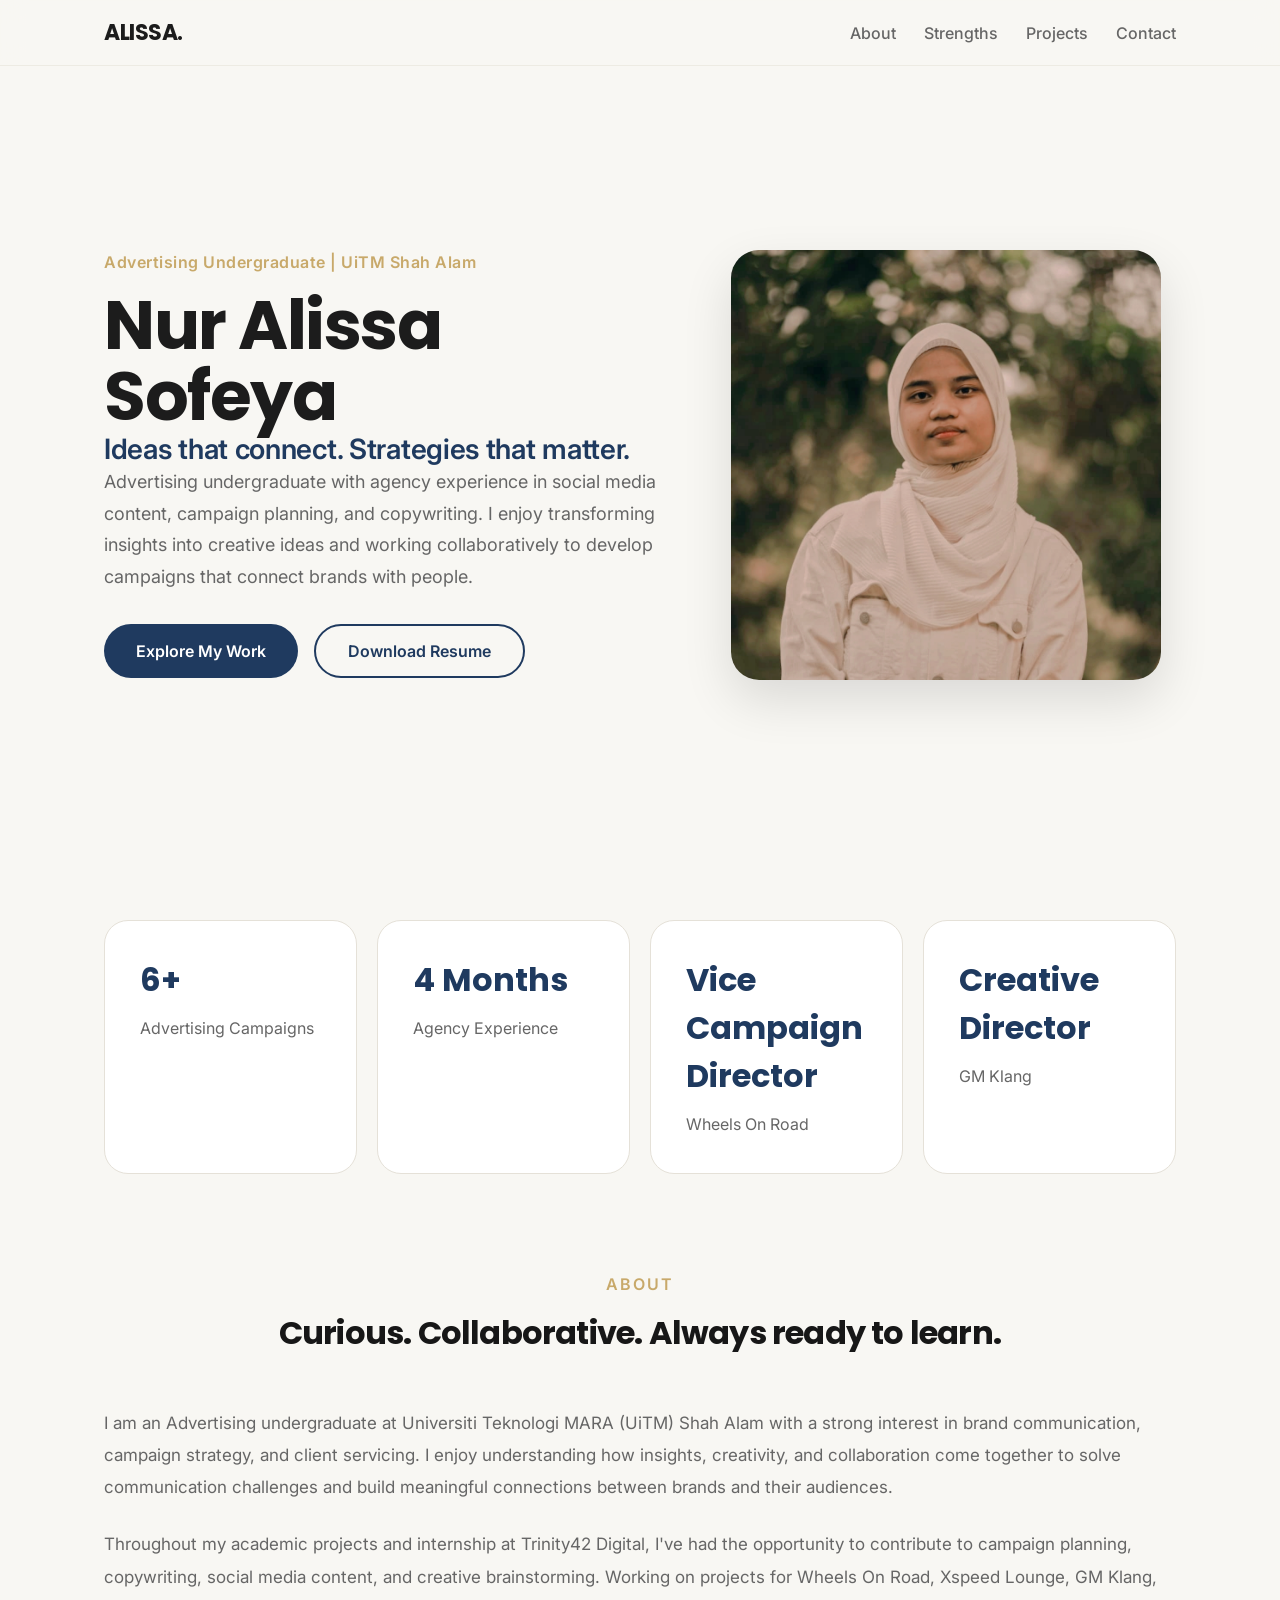
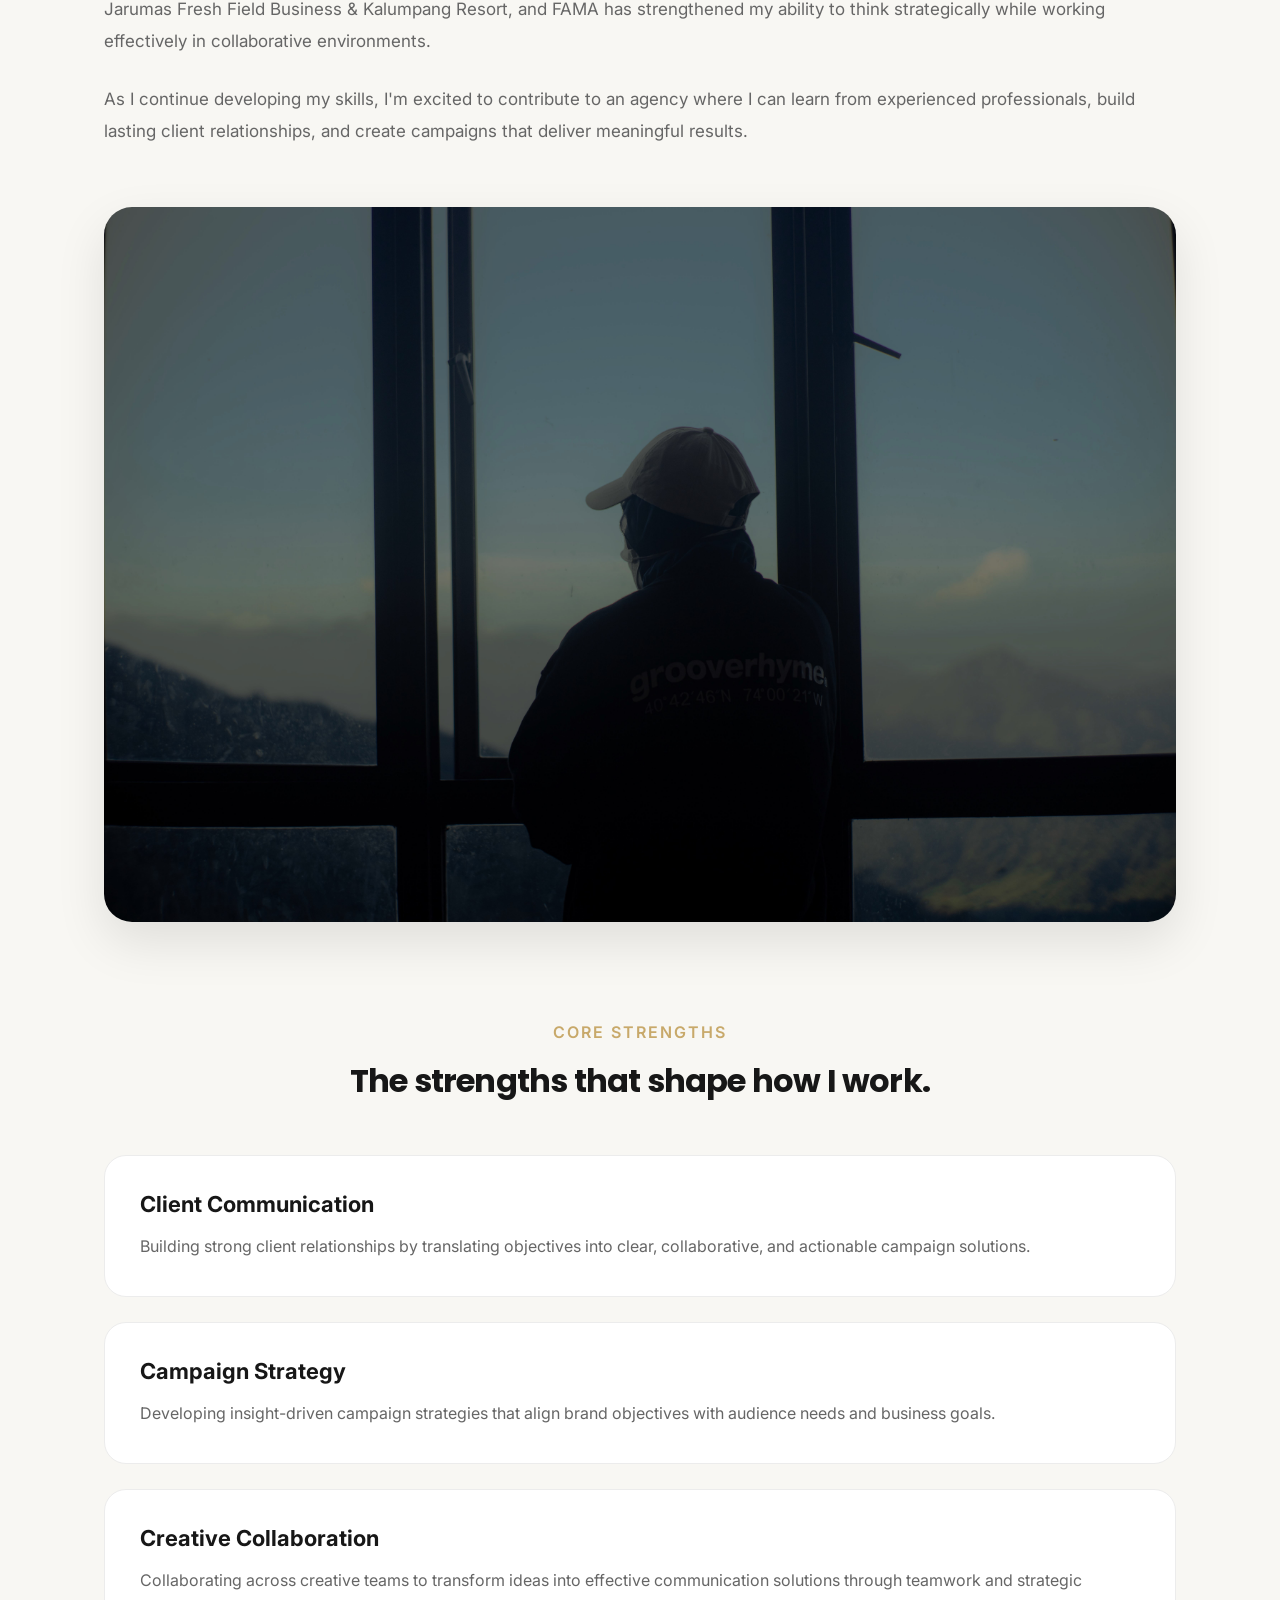
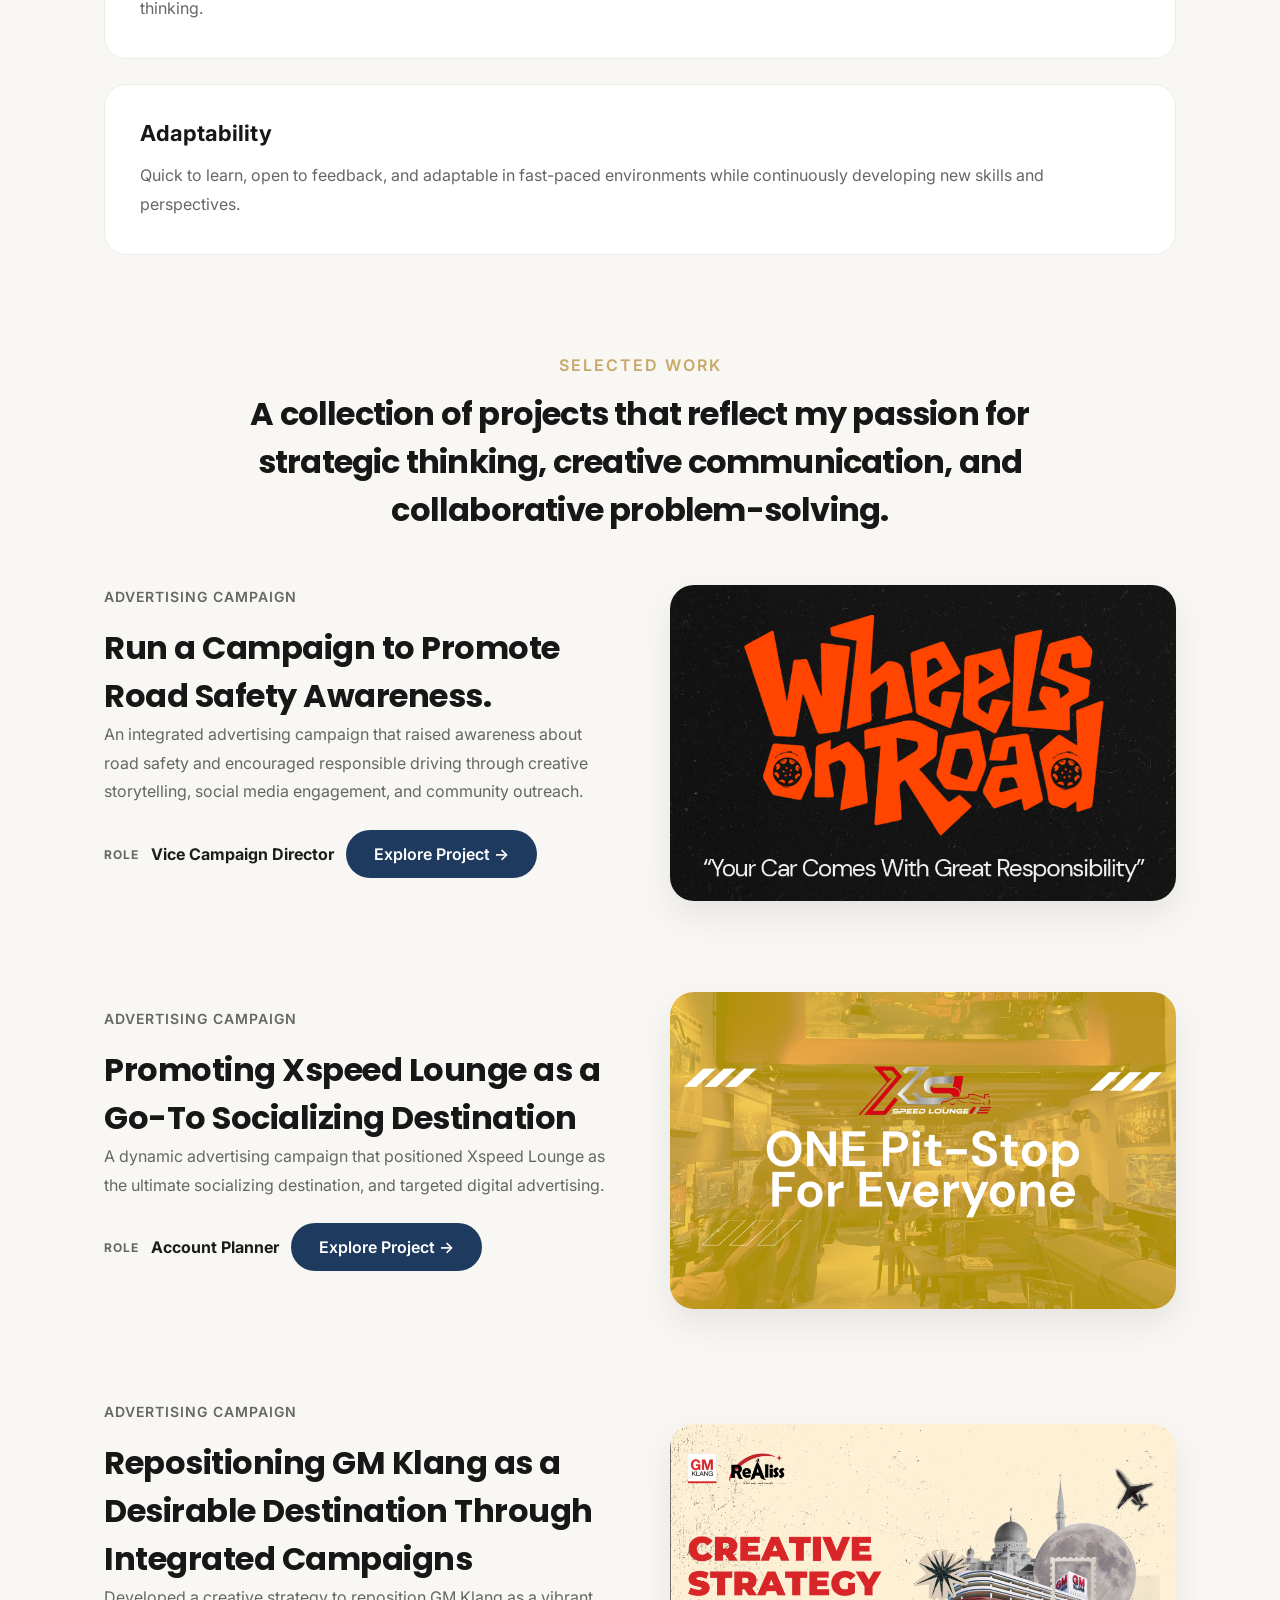
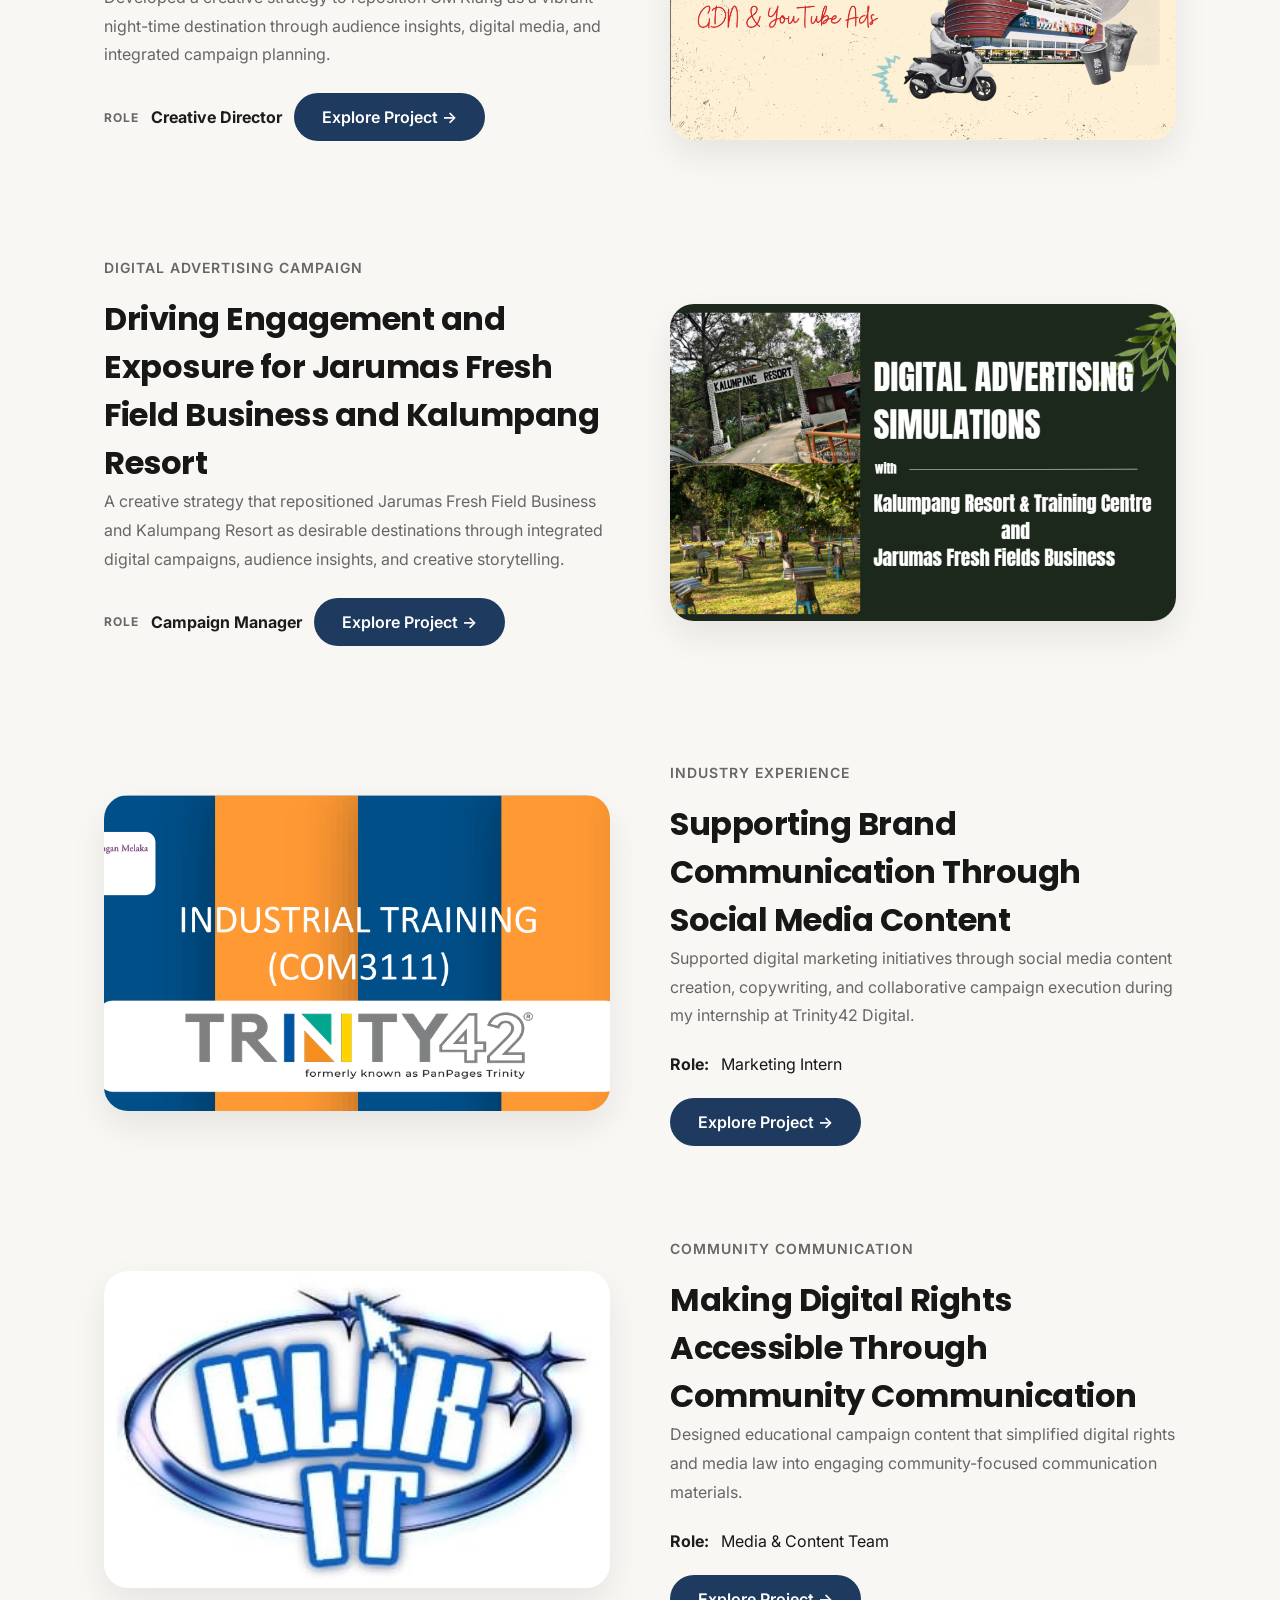
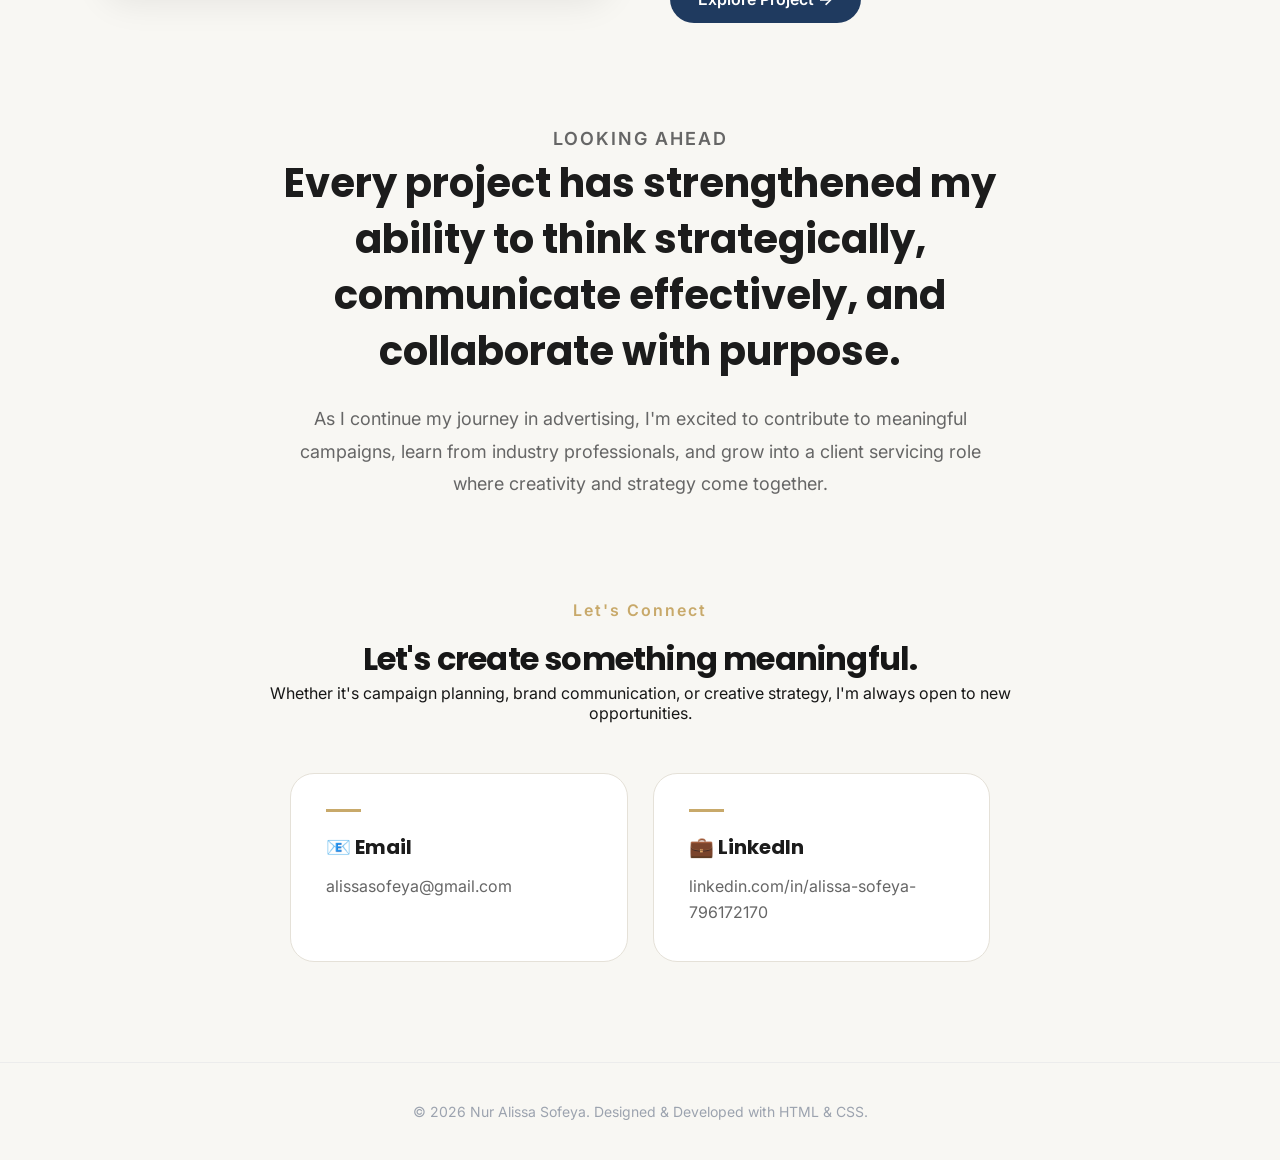
<file: index.html>
<!DOCTYPE html>
<html lang="en">

<head>

    <meta charset="UTF-8">
    <meta name="viewport" content="width=device-width, initial-scale=1.0">

    <title>Nur Alissa Sofeya | Portfolio</title>

    <meta name="description"
        content="Portfolio of Nur Alissa Sofeya, Bachelor of Mass Communication (Hons.) Advertising student at UiTM Shah Alam, aspiring Client Servicing professional.">

    <!-- Google Fonts -->

    <link rel="preconnect" href="https://fonts.googleapis.com">

    <link rel="preconnect" href="https://fonts.gstatic.com" crossorigin>

    <link href="https://fonts.googleapis.com/css2?family=Inter:wght@400;500;600;700&family=Poppins:wght@500;600;700&display=swap"
        rel="stylesheet">

    <!-- CSS -->

    <link rel="stylesheet" href="style.css">

</head>

<body>

    <!-- ================= NAVIGATION ================= -->

    <header>

    <nav>

       <a href="#top" class="logo">ALISSA.</a>

        <ul class="nav-links">

            <li><a href="#about">About</a></li>

            <li><a href="#strengths">Strengths</a></li>

            <li><a href="#work">Projects</a></li>

            <li><a href="#contact">Contact</a></li>

        </ul>

    </nav>

</header>

    <!-- ================= HERO ================= -->

   <section id="top" class="hero">

    <div class="hero-text">

        <p class="eyebrow">Advertising Undergraduate | UiTM Shah Alam</p>

        <h1>Nur Alissa Sofeya</h1>

        <h2>Ideas that connect. Strategies that matter.</h2>

        <p class="hero-description">
           Advertising undergraduate with agency experience in social media content, campaign planning, and copywriting. I enjoy transforming insights into creative ideas and working collaboratively to develop campaigns that connect brands with people.
        </p>

        <div class="hero-buttons">

            <a href="#work" class="primary-btn">Explore My Work</a>

            <a href="assets/resume/Nur_Alissa_Sofeya_Resume.pdf" download class="secondary-btn">Download Resume</a>

        </div>

    </div>

    <div class="hero-image">

        <img src="assets/images/profile/profile1.jpeg" alt="Nur Alissa Sofeya">

    </div>

</section>

<!-- ================= HIGHLIGHTS ================= -->

<section class="highlights">

    <div class="highlight-card">

        <h3>6+</h3>

        <p>Advertising Campaigns</p>

    </div>

    <div class="highlight-card">

        <h3>4 Months</h3>

        <p>Agency Experience</p>

    </div>

    <div class="highlight-card">

        <h3>Vice Campaign Director</h3>

        <p>Wheels On Road</p>

    </div>

    <div class="highlight-card">

        <h3>Creative Director</h3>

        <p>GM Klang</p>

    </div>

</section>
<!-- ================= ABOUT ================= -->

<section id="about" class="about">

    <div class="section-header">

        <p class="section-tag">ABOUT</p>

        <h2>Curious. Collaborative. Always ready to learn.</h2>

    </div>

    <div class="about-grid">

<div class="about-text">

    <p>
        I am an Advertising undergraduate at Universiti Teknologi MARA (UiTM) Shah Alam with a strong interest in brand communication, campaign strategy, and client servicing. I enjoy understanding how insights, creativity, and collaboration come together to solve communication challenges and build meaningful connections between brands and their audiences.
     </p>

    <p>
       Throughout my academic projects and internship at Trinity42 Digital, I've had the opportunity to contribute to campaign planning, copywriting, social media content, and creative brainstorming. Working on projects for Wheels On Road, Xspeed Lounge, GM Klang, Jarumas Fresh Field Business & Kalumpang Resort, and FAMA has strengthened my ability to think strategically while working effectively in collaborative environments.
      </p>

    <p>
        As I continue developing my skills, I'm excited to contribute to an agency where I can learn from experienced professionals, build lasting client relationships, and create campaigns that deliver meaningful results.
     </p>

</div>
        <div class="about-image">

            <img src="assets/images/profile/profile2.jpg" alt="About Alissa">

        </div>

    </div>

</section>
<!-- ================= CORE STRENGTHS ================= -->

<section id="strengths" class="strengths">

    <div class="section-header">

        <p class="section-tag">CORE STRENGTHS</p>

        <h2>The strengths that shape how I work.</h2>

    </div>

    <div class="strength-grid">

        <div class="strength-card">

            <h3>Client Communication</h3>

            <p>
                Building strong client relationships by translating objectives into clear, collaborative, and actionable campaign solutions.</p>

        </div>

        <div class="strength-card">

            <h3>Campaign Strategy</h3>

            <p>
                Developing insight-driven campaign strategies that align brand objectives with audience needs and business goals. </p>

        </div>

        <div class="strength-card">

            <h3>Creative Collaboration</h3>

            <p>
                Collaborating across creative teams to transform ideas into effective communication solutions through teamwork and strategic thinking.
            </p>

        </div>

        <div class="strength-card">

            <h3>Adaptability</h3>

            <p>
                Quick to learn, open to feedback, and adaptable in fast-paced environments while continuously developing new skills and perspectives.
            </p>

        </div>

    </div>

</section>
<!-- ================= SELECTED WORK ================= -->

<section id="work" class="work">

    <div class="section-header">

        <p class="section-tag">SELECTED WORK</p>

       <h2>A collection of projects that reflect my passion for strategic thinking, creative communication, and collaborative problem-solving.</h2>
    </div>

  <!-- PROJECT 1 -->

    <div class="project-card reverse">

        <div class="project-image">

            <img src="assets/images/projects/wor/logo1.png" alt="Wheels On Road">

        </div>


        <div class="project-content">

            <p class="project-category">
                Advertising Campaign
            </p>

            <h3>
                Run a Campaign to Promote Road Safety Awareness.
            </h3>

            <p>
An integrated advertising campaign that raised awareness about road safety and encouraged responsible driving through creative storytelling, social media engagement, and community outreach.
</p>


           <div class="project-role">

    <span>ROLE</span>

    <strong>Vice Campaign Director</strong>

    <a href="wor.html" class="project-button">
                Explore Project →

            </a>

</div>

    </div>
    </div>

     <!-- PROJECT 2 -->

    <div class="project-card reverse">

        <div class="project-image">

            <img src="assets/images/projects/xspeed/logoxspeed.png" alt="Xspeed Lounge">

        </div>


        <div class="project-content">

            <p class="project-category">
                Advertising Campaign
            </p>

            <h3>
                Promoting Xspeed Lounge as a Go-To Socializing Destination
            </h3>

            <p>
A dynamic advertising campaign that positioned Xspeed Lounge as the ultimate socializing destination, and targeted digital advertising.
</p>


           <div class="project-role">

    <span>ROLE</span>

    <strong>Account Planner</strong>

    <a href="xspeed.html" class="project-button">
                Explore Project →

            </a>

</div>

    </div>
    </div>
    
      <!-- PROJECT 3 -->

    <div class="project-card reverse">

        <div class="project-image">

            <img src="assets/images/projects/gm-klang/cover.png" alt="GM Klang Malam Lagi Berbaloi">

        </div>


        <div class="project-content">

            <p class="project-category">
                Advertising Campaign
            </p>

            <h3>
                Repositioning GM Klang as a Desirable Destination Through Integrated Campaigns
            </h3>

            <p>
   Developed a creative strategy to reposition GM Klang as a vibrant night-time destination through audience insights, digital media, and integrated campaign planning.
</p>


           <div class="project-role">

    <span>ROLE</span>

    <strong>Creative Director</strong>

    <a href="gm-klang.html" class="project-button">
                Explore Project →

            </a>

</div>

    </div>
    </div>

    <!-- PROJECT 4 -->

    <div class="project-card reverse">

        <div class="project-image">

            <img src="assets/images/projects/jffb/logojffb.png" alt="Jarumas Fresh Field Business and Kalumpang Resort Digital Advertising Campaign">

        </div>


        <div class="project-content">

            <p class="project-category">
                Digital Advertising Campaign
            </p>

            <h3>
                Driving Engagement and Exposure for Jarumas Fresh Field Business and Kalumpang Resort
            </h3>

            <p>
    A creative strategy that repositioned Jarumas Fresh Field Business and Kalumpang Resort as desirable destinations through integrated digital campaigns, audience insights, and creative storytelling.
</p>


           <div class="project-role">

    <span>ROLE</span>

    <strong>Campaign Manager</strong>

    <a href="jffb.html" class="project-button">
                Explore Project →

            </a>

</div>

    </div>
    </div>



    <!-- PROJECT 5 -->

    <div class="project-card">

        <div class="project-image">

            <img src="assets/images/projects/trinity/logotrinity.png" alt="Trinity42 Digital">

        </div>


        <div class="project-content">

            <p class="project-category">
                Industry Experience
            </p>


            <h3>
                Supporting Brand Communication Through Social Media Content
            </h3>


          <p>
Supported digital marketing initiatives through social media content creation, copywriting, and collaborative campaign execution during my internship at Trinity42 Digital.
</p>


            <div class="project-role">

                <strong>Role:</strong> Marketing Intern

            </div>


            <a href="trinity42.html" class="project-button">
                Explore Project →
            </a>


        </div>

    </div>


    <!-- PROJECT 6 -->

    <div class="project-card">

        <div class="project-image">

            <img src="assets/images/projects/sulam/logosulam.jpeg" alt="SULAM Campaign">

        </div>


        <div class="project-content">

            <p class="project-category">
                Community Communication
            </p>


            <h3>
                Making Digital Rights Accessible Through Community Communication
            </h3>


           <p>
Designed educational campaign content that simplified digital rights and media law into engaging community-focused communication materials.
</p>


            <div class="project-role">

                <strong>Role:</strong> Media & Content Team

            </div>


            <a href="sulam.html" class="project-button">
                Explore Project →
            </a>

        </div>

    </div>


</section>

<!-- =========================== 
     CLOSING STATEMENT
=========================== -->

<section class="closing">

    <div class="closing-content">

        <p class="closing-tag">LOOKING AHEAD</p>

        <h2>
            Every project has strengthened my ability to think strategically, communicate effectively, and collaborate with purpose.
        </h2>

        <p>
            As I continue my journey in advertising, I'm excited to contribute to meaningful campaigns, learn from industry professionals, and grow into a client servicing role where creativity and strategy come together.
        </p>

    </div>

</section>

<!-- ================= CONTACT ================= -->

<section id="contact" class="contact">

    <div class="section-header">

        <p class="section-tag">Let's Connect</p>

        <h2>Let's create something meaningful.</h2>

        <p>
            Whether it's campaign planning,
brand communication, or creative strategy,
I'm always open to new opportunities.  </p>

    </div>

    <div class="contact-grid">

        <a href="mailto:alissasofeya@gmail.com" class="contact-card">

            <h3>📧 Email</h3>

            <p>alissasofeya@gmail.com</p>

        </a>

        <a href="https://www.linkedin.com/in/alissa-sofeya-796172170/" target="_blank" class="contact-card">

            <h3>💼 LinkedIn</h3>

            <p>linkedin.com/in/alissa-sofeya-796172170</p>

        </a>

    

    </div>

</section>

<footer class="footer">

    <p>
        © 2026 Nur Alissa Sofeya. Designed & Developed with HTML & CSS.
    </p>

</footer>

</body>

</html>
</file>
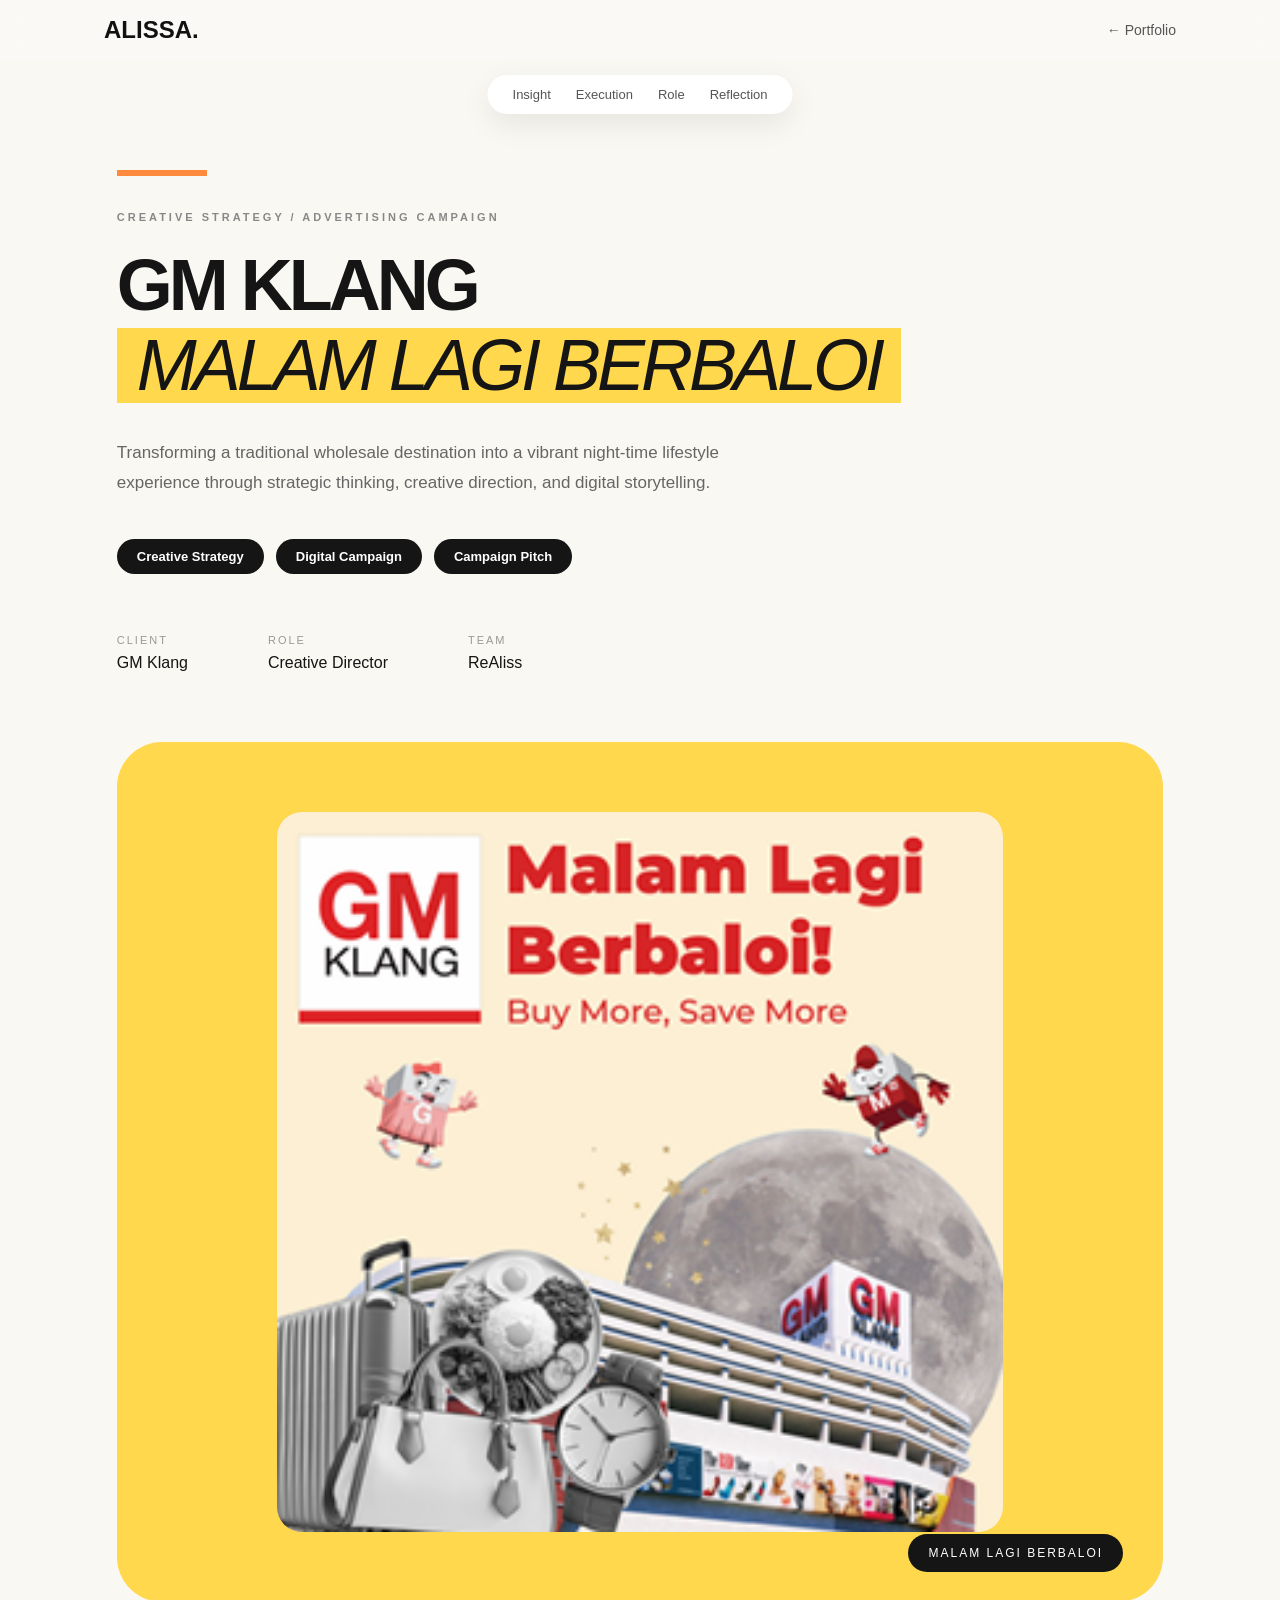
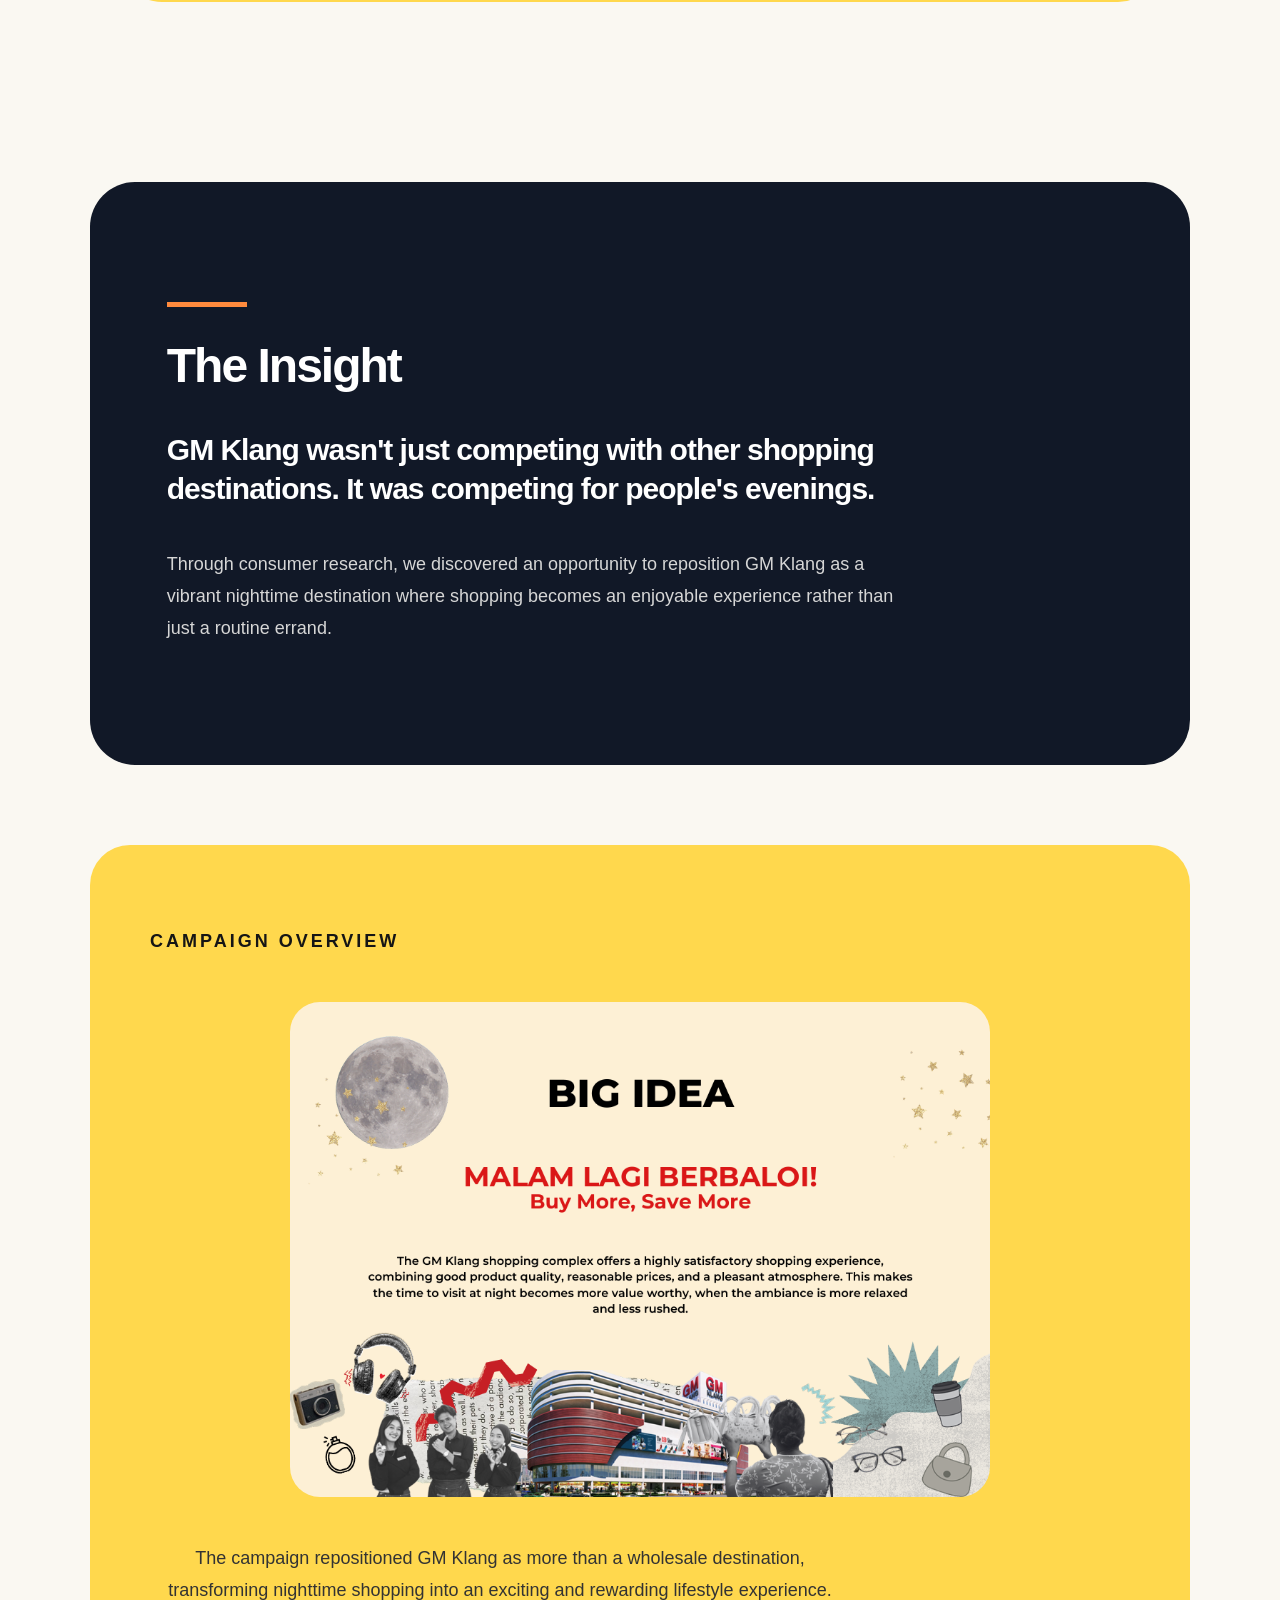
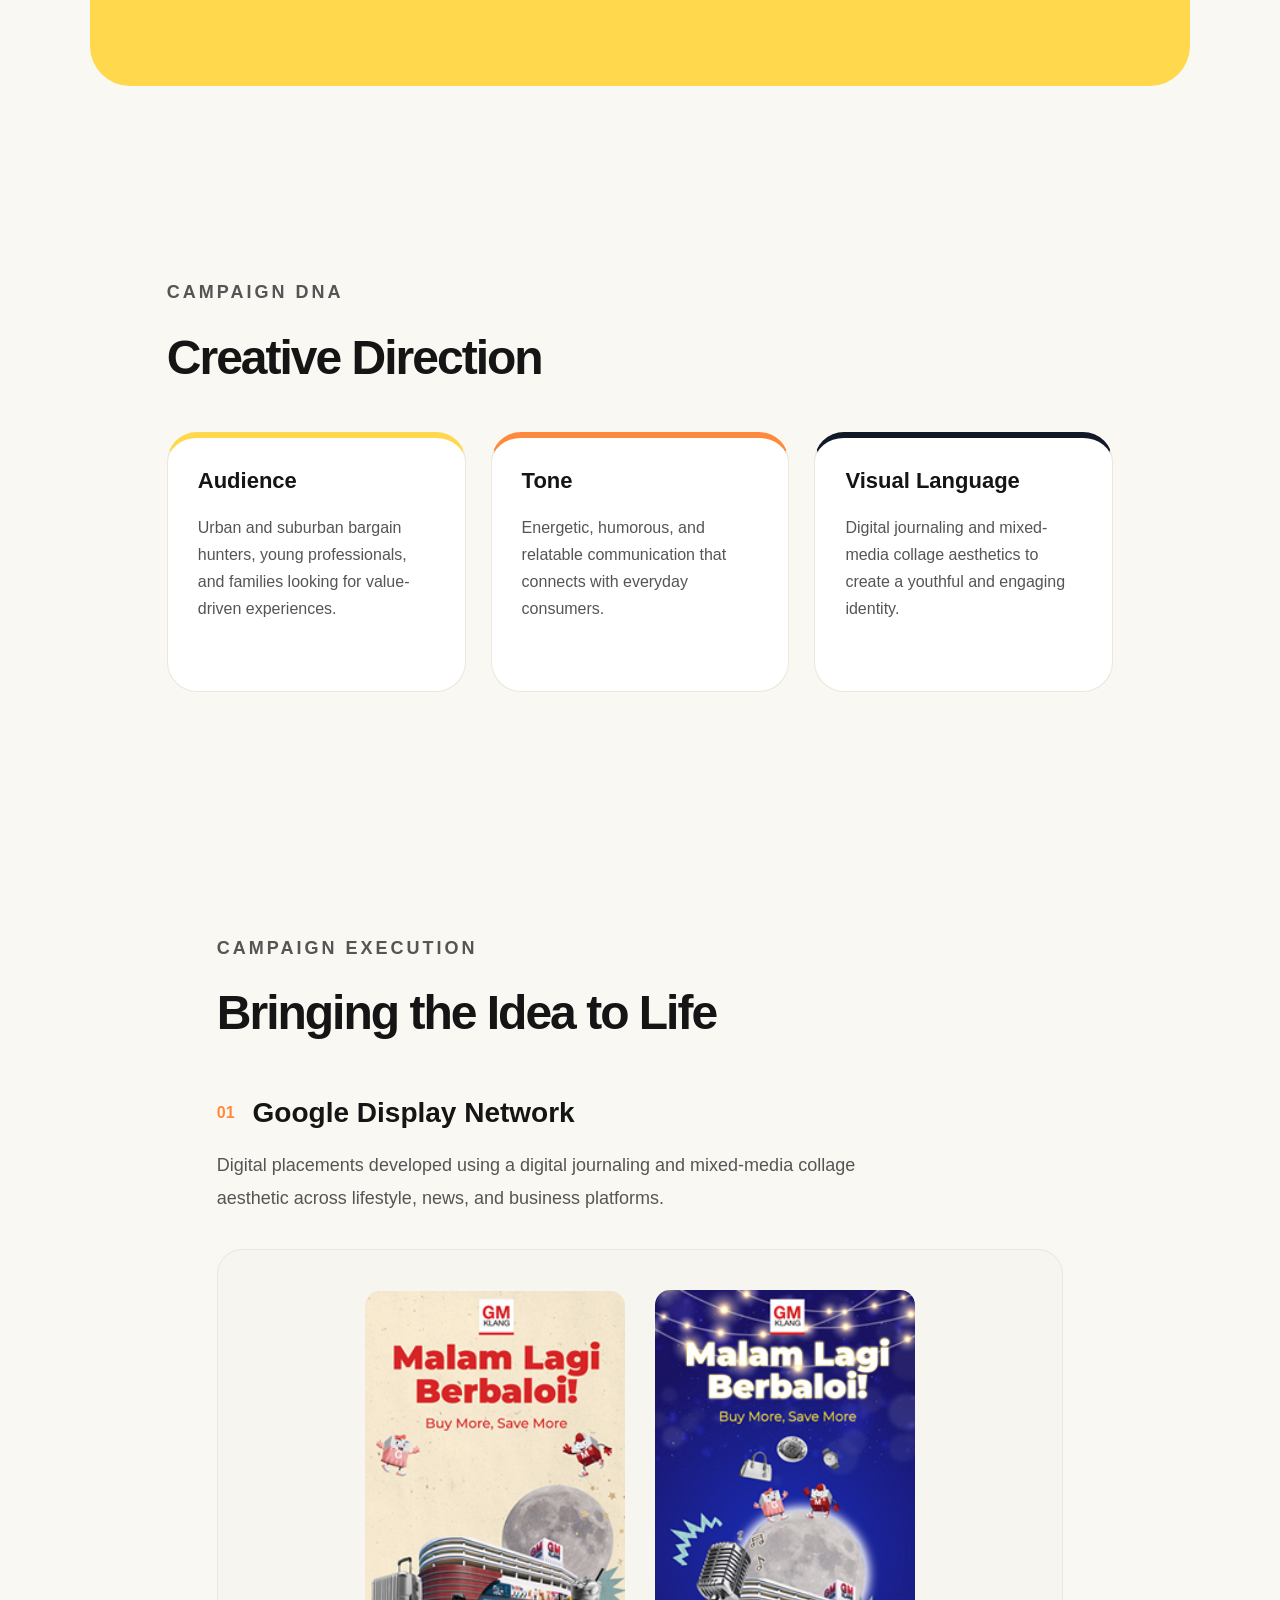
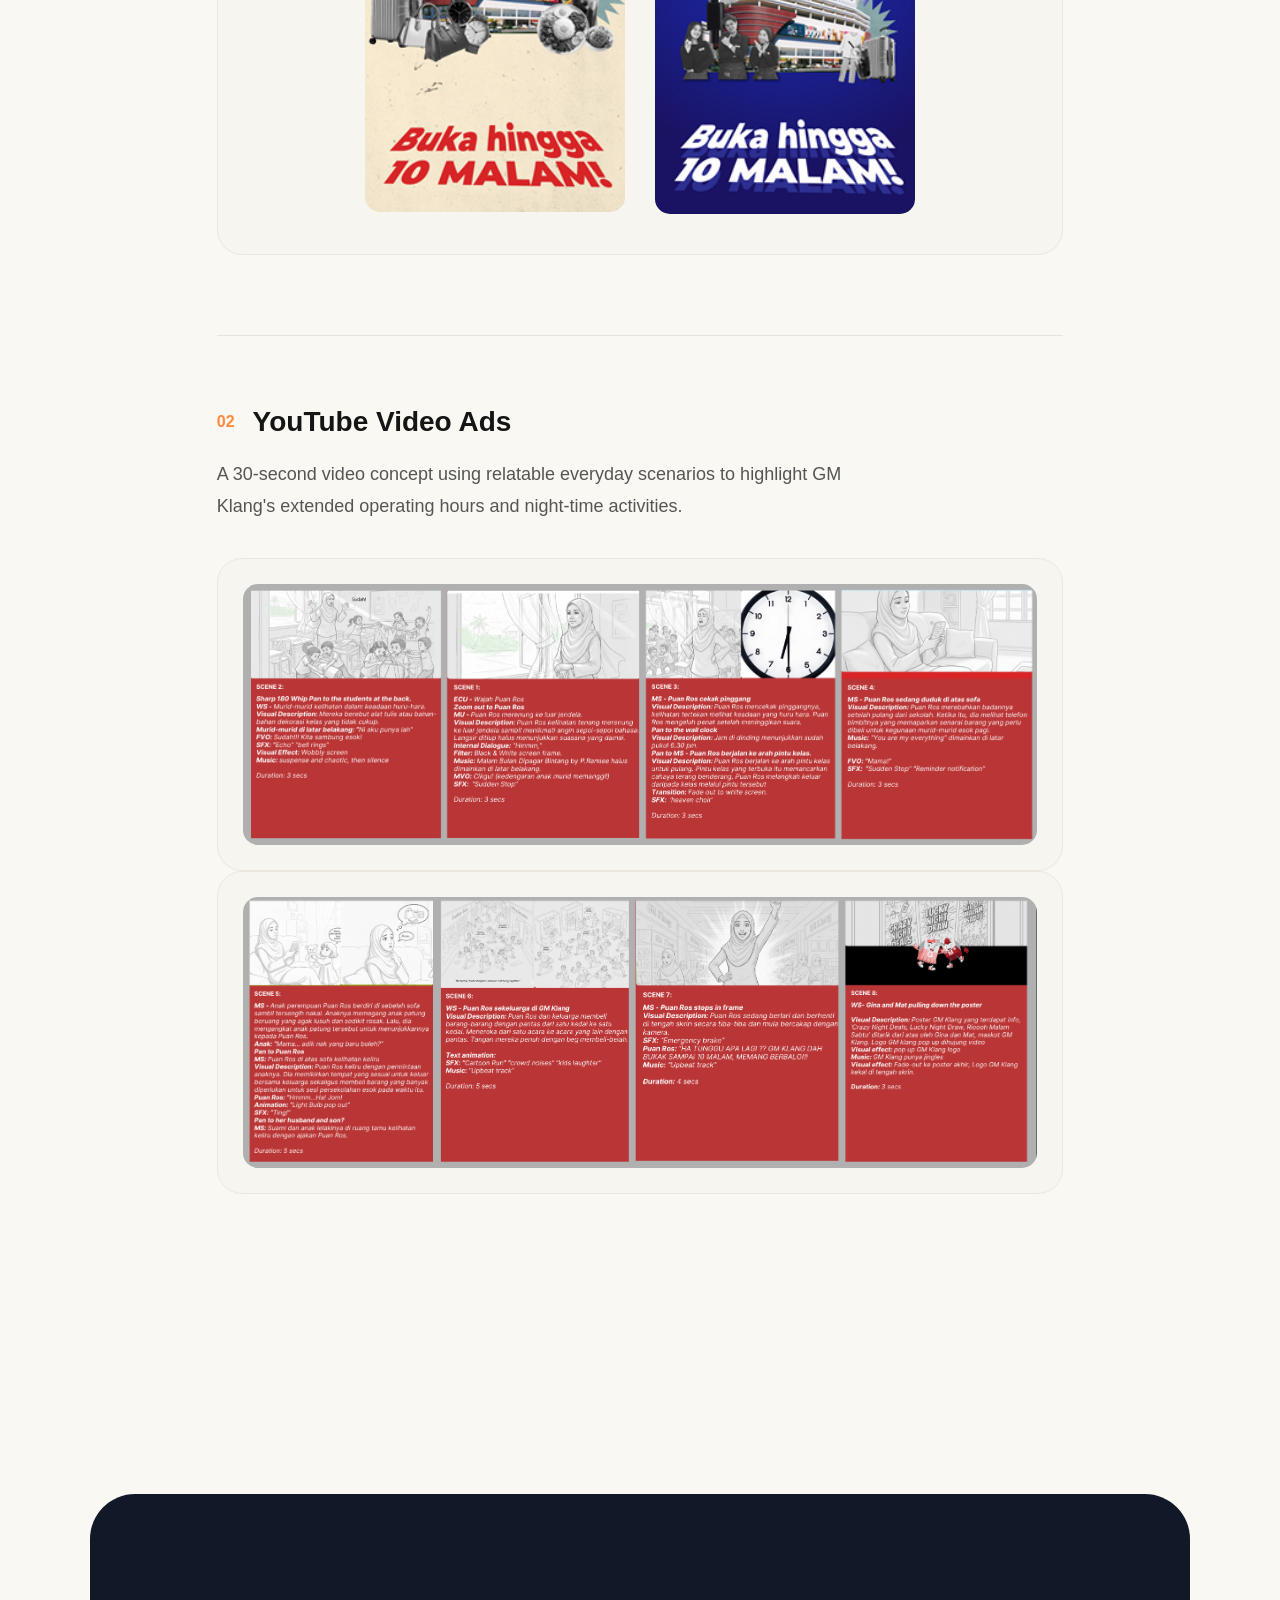
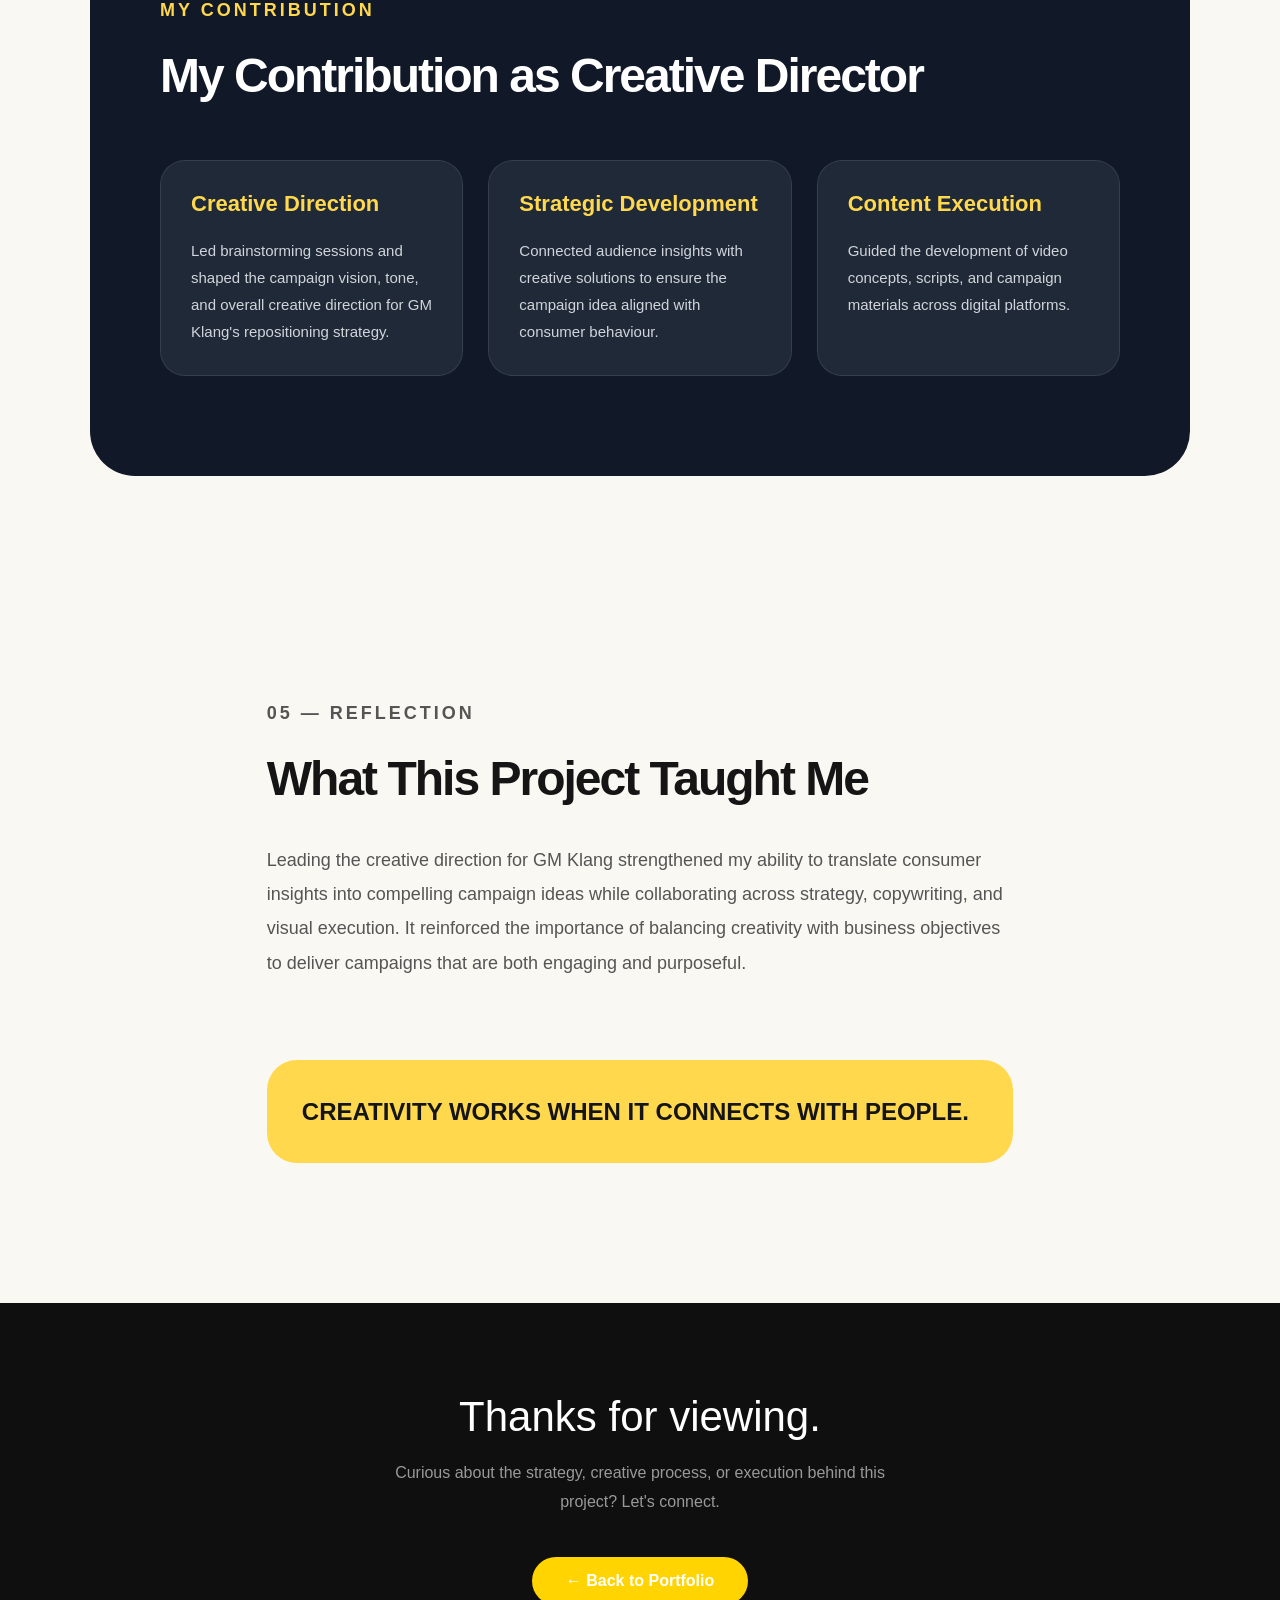
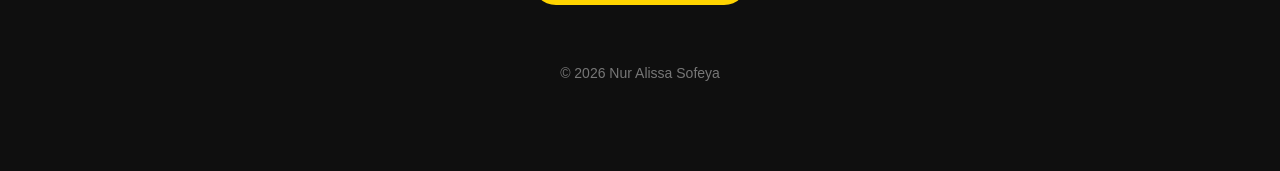
<file: gm-klang.html>
<!DOCTYPE html>
<html lang="en">

<head>

<meta charset="UTF-8">

<meta name="viewport" content="width=device-width, initial-scale=1.0">

<title>GM Klang | Malam Lagi Berbaloi</title>

<link rel="stylesheet" href="stylegm.css">

</head>


<body>


<header>

<nav class="navbar">

    <div class="project-nav">

<a href="#insight">Insight</a>

<a href="#execution">Execution</a>

<a href="#role">Role</a>

<a href="#reflection">Reflection</a>

</div>

<a href="index.html" class="logo">
ALISSA.
</a>

<ul class="nav-links">

<a href="index.html" class="back-link">
← Portfolio
</a>

</ul>

</nav>

</header>




<main class="project-page">



<!-- HERO -->

<section class="project-hero">


<p class="section-tag">
CREATIVE STRATEGY / ADVERTISING CAMPAIGN
</p>


<h1>
GM KLANG
<br>
<span>Malam Lagi Berbaloi</span>
</h1>


<p class="hero-description">

Transforming a traditional wholesale destination into a vibrant night-time lifestyle experience through strategic thinking, creative direction, and digital storytelling.

</p>

<div class="campaign-tags">

<span>Creative Strategy</span>
<span>Digital Campaign</span>
<span>Campaign Pitch</span>

</div>



<div class="hero-details">


<div>
<p class="detail-label">
CLIENT
</p>

<p>
GM Klang
</p>
</div>



<div>
<p class="detail-label">
ROLE
</p>

<p>
Creative Director
</p>
</div>



<div>
<p class="detail-label">
TEAM
</p>

<p>
ReAliss
</p>
</div>


</div>



<div class="campaign-lockup">

<img 
src="assets/images/projects/gm-klang/hero.png"
alt="GM Klang Malam Lagi Berbaloi">

</div>


</section>








<!-- INSIGHT -->

<section class="project-section gm-insight" id="insight">


<h2>
The Insight
</h2>


<p class="insight-quote">

GM Klang wasn't just competing with other shopping destinations.
It was competing for people's evenings.

</p>

<p>

Through consumer research, we discovered an opportunity to reposition GM Klang as a vibrant nighttime destination where shopping becomes an enjoyable experience rather than just a routine errand.

</p>


</section>






<!-- BIG IDEA -->

<section class="project-section gm-big-idea" id="idea">


<p class="section-tag">
CAMPAIGN OVERVIEW
</p>


<img 
src="assets/images/projects/gm-klang/big-idea.png"
class="feature-image"
alt="Malam Lagi Berbaloi Campaign">


<p>

The campaign repositioned GM Klang as more than a wholesale destination, transforming nighttime shopping into an exciting and rewarding lifestyle experience.

</p>


</section>







<!-- STRATEGY -->


<!-- CAMPAIGN DNA -->

<section class="project-section gm-dna" id="dna">


<p class="section-tag">
CAMPAIGN DNA
</p>


<h2>
Creative Direction
</h2>



<div class="dna-grid">


<div class="dna-card">

<h3>
Audience
</h3>

<p>
Urban and suburban bargain hunters, young professionals, and families looking for value-driven experiences.
</p>

</div>




<div class="dna-card">

<h3>
Tone
</h3>

<p>
Energetic, humorous, and relatable communication that connects with everyday consumers.
</p>

</div>




<div class="dna-card">

<h3>
Visual Language
</h3>

<p>
Digital journaling and mixed-media collage aesthetics to create a youthful and engaging identity.
</p>

</div>


</div>


</section>





<!-- EXECUTION -->

<section class="project-section gm-execution" id="execution">


<p class="section-tag">
CAMPAIGN EXECUTION
</p>


<h2>
Bringing the Idea to Life
</h2>




<div class="execution-item">


<div class="execution-header">

<span>
01
</span>

<h3>
Google Display Network
</h3>

</div>


<p>

Digital placements developed using a digital journaling and mixed-media collage aesthetic across lifestyle, news, and business platforms.

</p>



<div class="artifact-frame">

<img 
src="assets/images/projects/gm-klang/gdn-1.png"
alt="GM Klang Google Display Network Advertisement">

<img 
src="assets/images/projects/gm-klang/gdn-2.png"
alt="GM Klang Google Display Network Advertisement">

</div>


</div>






<div class="execution-item">


<div class="execution-header">

<span>
02
</span>

<h3>
YouTube Video Ads
</h3>

</div>


<p>

A 30-second video concept using relatable everyday scenarios to highlight GM Klang's extended operating hours and night-time activities.

</p>



<div class="artifact-frame">

<img 
src="assets/images/projects/gm-klang/youtube-storyboard-01.png"
alt="YouTube storyboard scenes 1 to 4">

</div>



<div class="artifact-frame">

<img 
src="assets/images/projects/gm-klang/youtube-storyboard-02.png"
alt="YouTube storyboard scenes 5 to 8">

</div>


</div>



</section>





<!-- ROLE -->

<section class="project-section gm-role" id="role">


<p class="section-tag">
MY CONTRIBUTION
</p>


<h2>
My Contribution as Creative Director
</h2>



<div class="role-grid">



<div class="role-card">

<h3>
Creative Direction
</h3>

<p>

Led brainstorming sessions and shaped the campaign vision, tone, and overall creative direction for GM Klang's repositioning strategy.

</p>

</div>




<div class="role-card">

<h3>
Strategic Development
</h3>

<p>

Connected audience insights with creative solutions to ensure the campaign idea aligned with consumer behaviour.

</p>

</div>




<div class="role-card">

<h3>
Content Execution
</h3>

<p>

Guided the development of video concepts, scripts, and campaign materials across digital platforms.

</p>

</div>



</div>


</section>






<!-- OUTCOME -->


<section class="project-section gm-reflection" id="reflection">

<p class="section-tag">
05 — REFLECTION
</p>

<h2>
What This Project Taught Me
</h2>

<p>

Leading the creative direction for GM Klang strengthened my ability to translate consumer insights into compelling campaign ideas while collaborating across strategy, copywriting, and visual execution. It reinforced the importance of balancing creativity with business objectives to deliver campaigns that are both engaging and purposeful.

</p>

</section>



</main>




<footer class="project-footer">

    <p class="footer-title">
        Thanks for viewing.
    </p>

    <p class="footer-text">
        Curious about the strategy, creative process, or execution behind this project?
        Let's connect.
    </p>

    <a href="index.html" class="footer-btn">
        ← Back to Portfolio
    </a>

    <p class="copyright">
        © 2026 Nur Alissa Sofeya
    </p>

</footer>



</body>

</html>
</file>
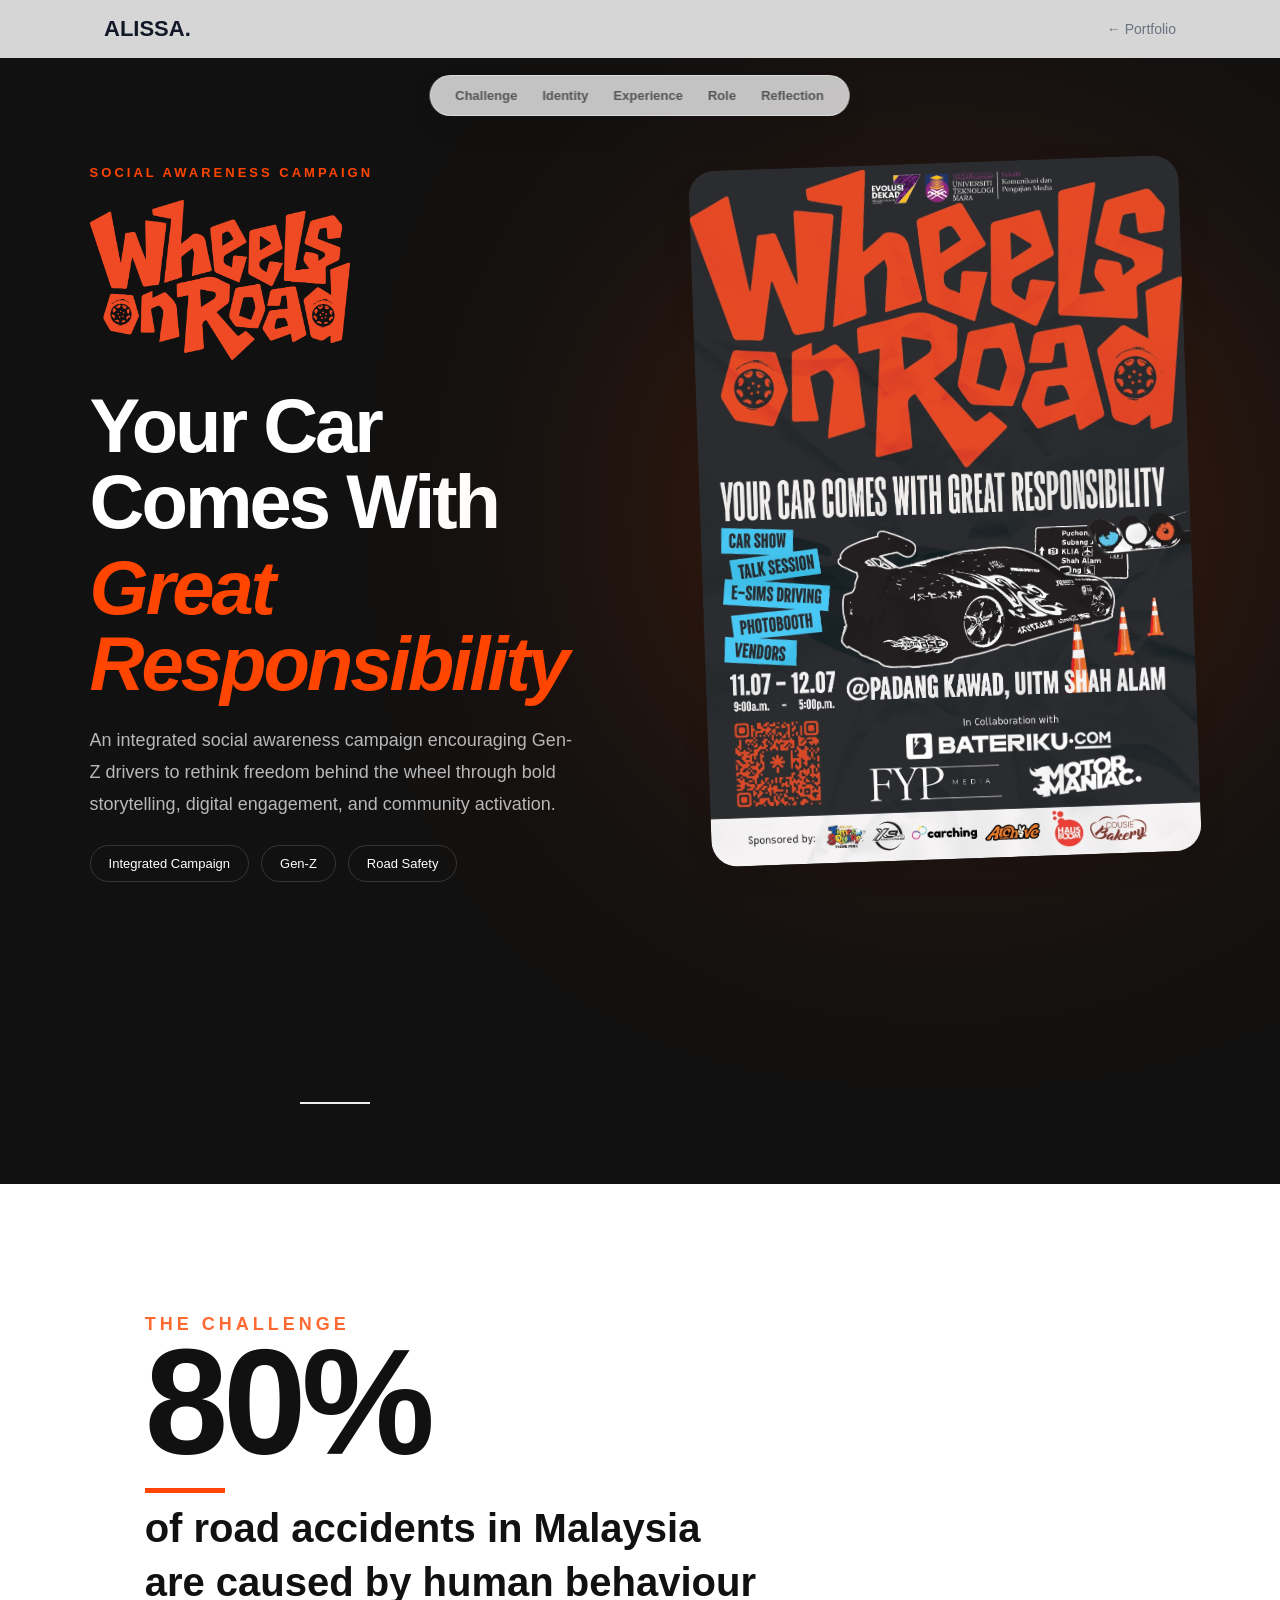
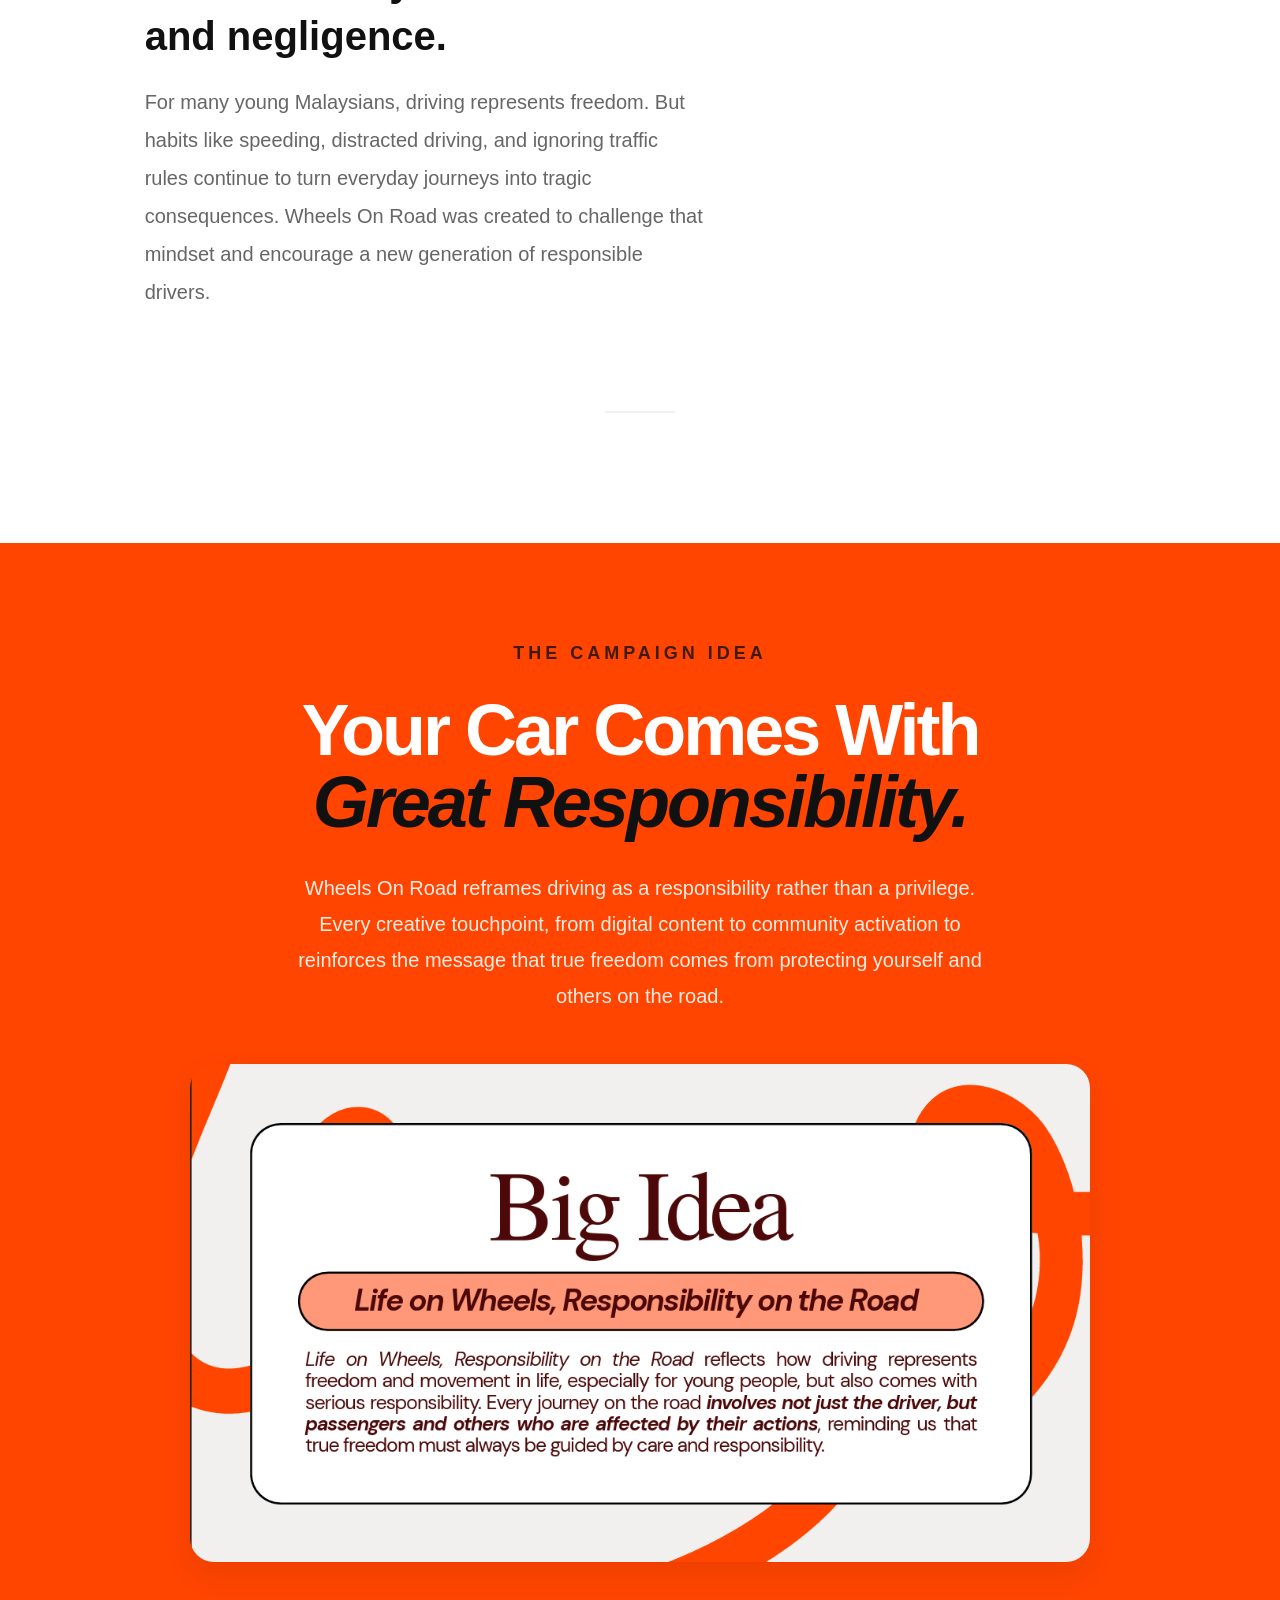
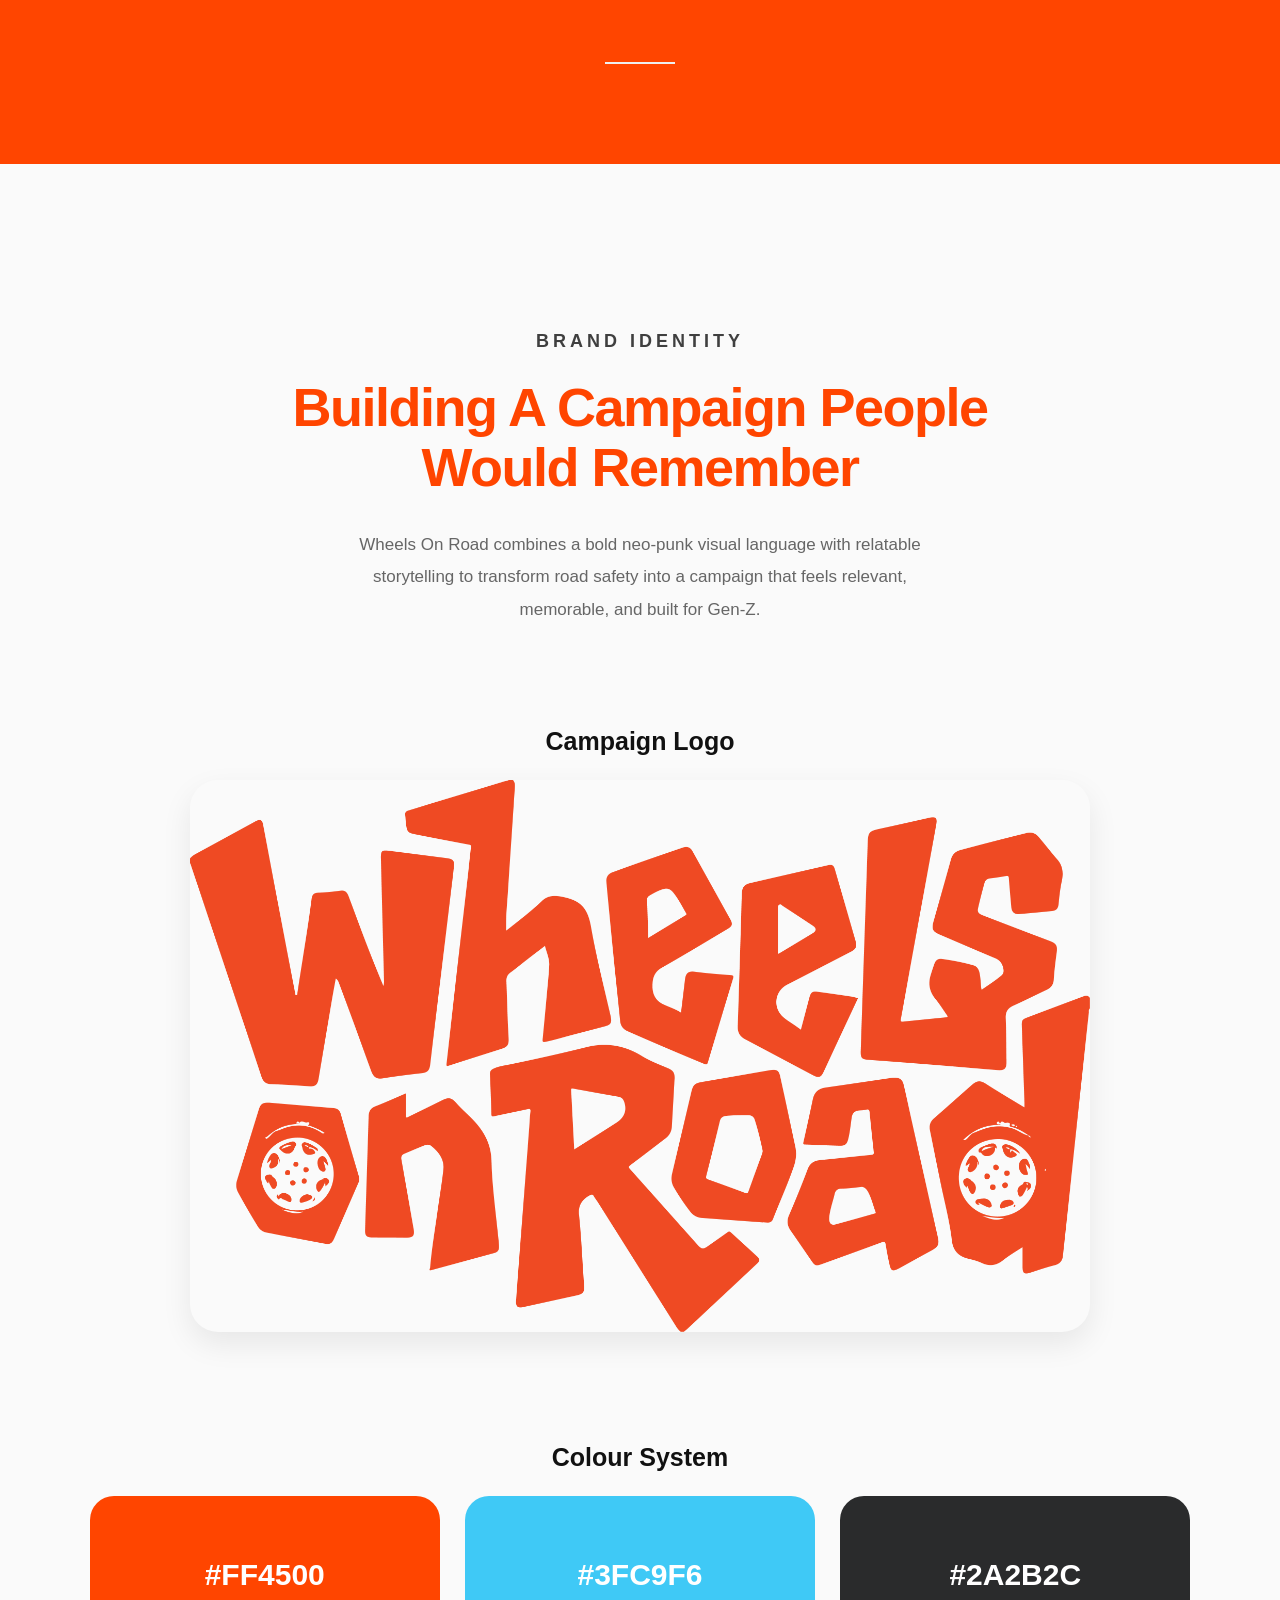
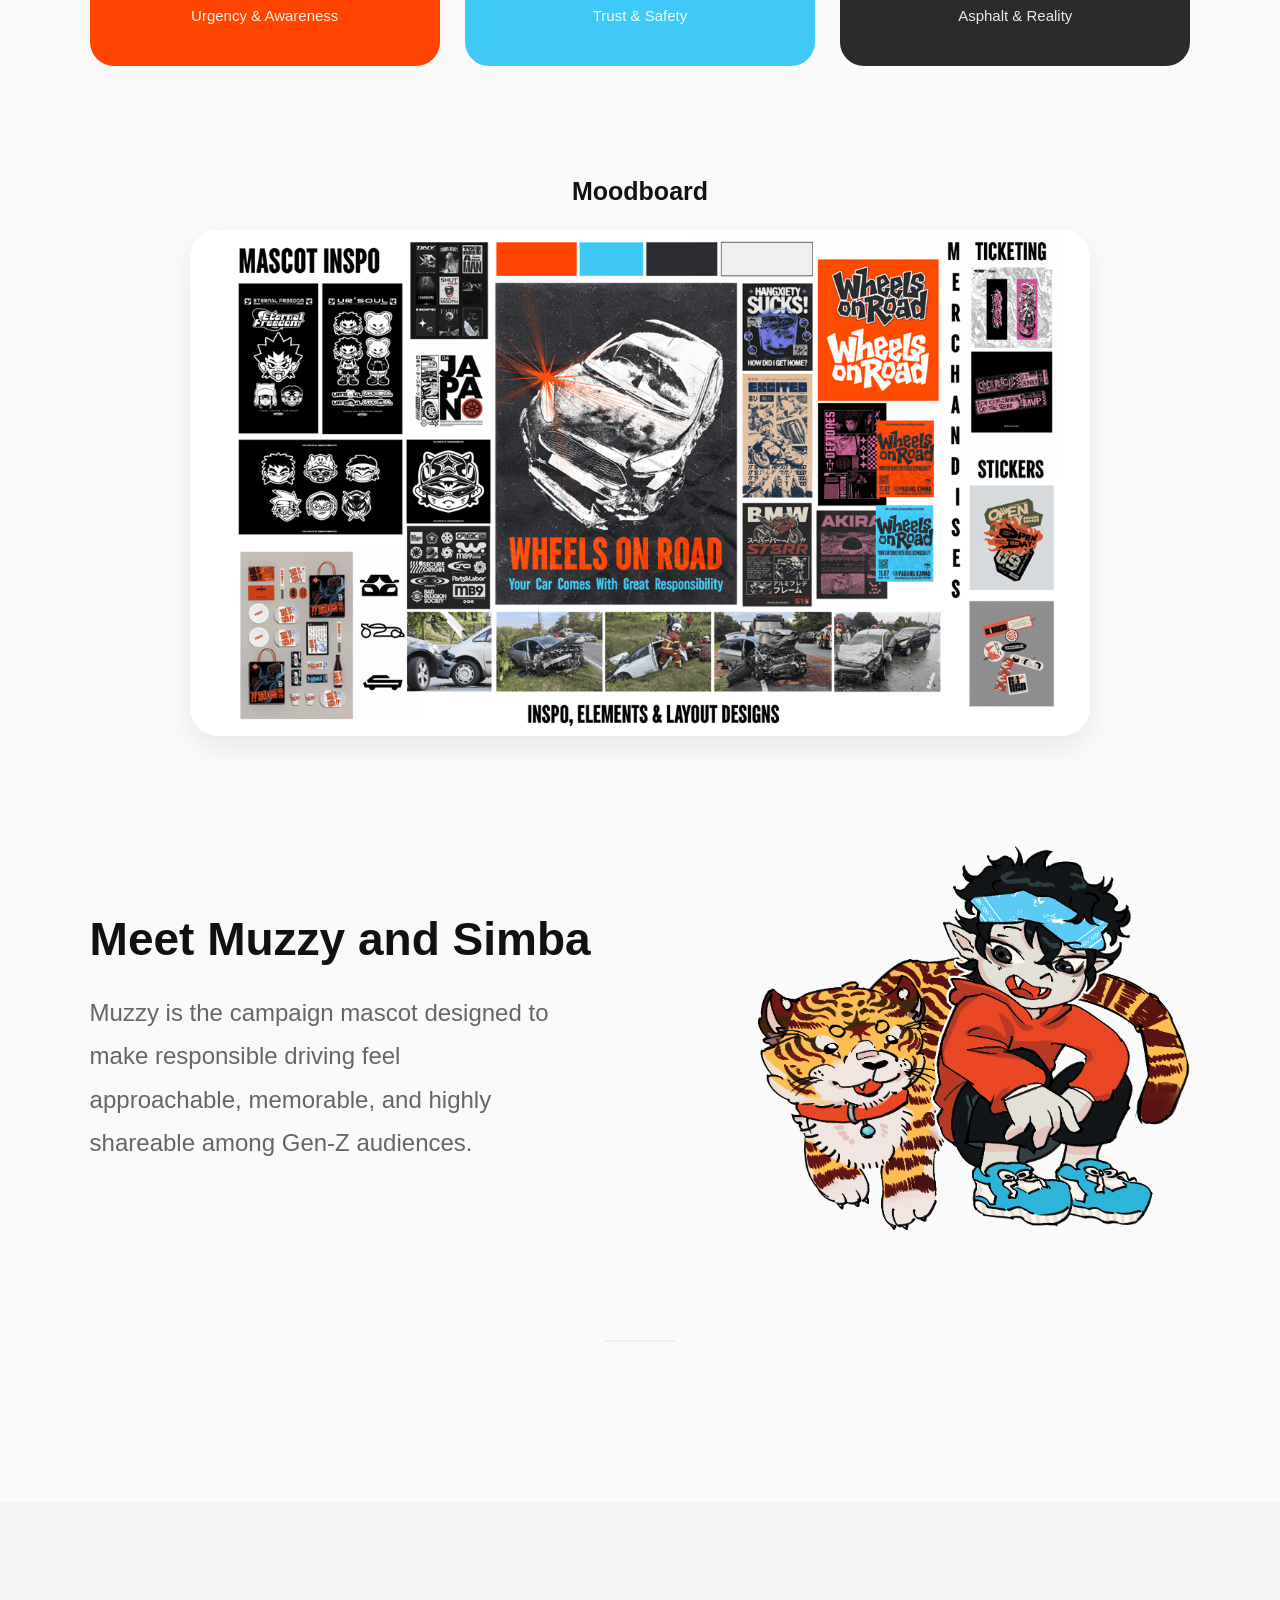
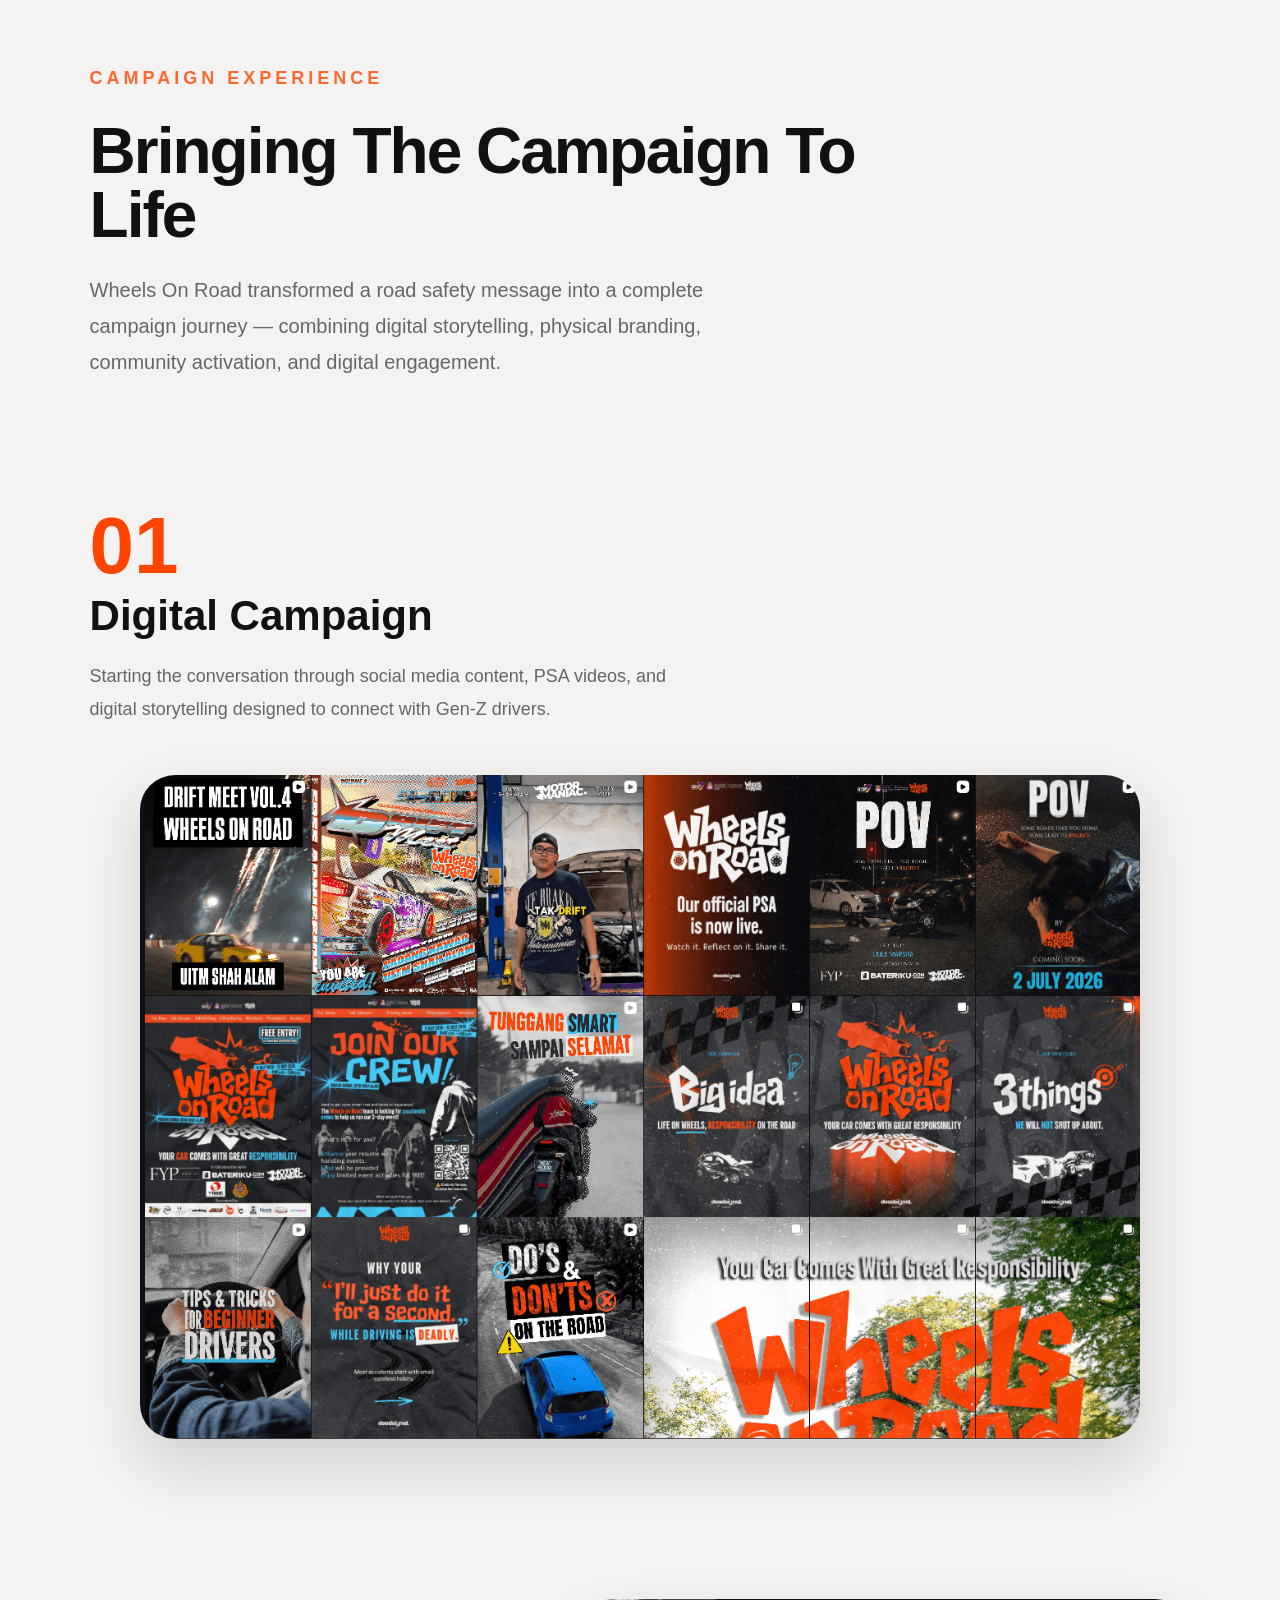
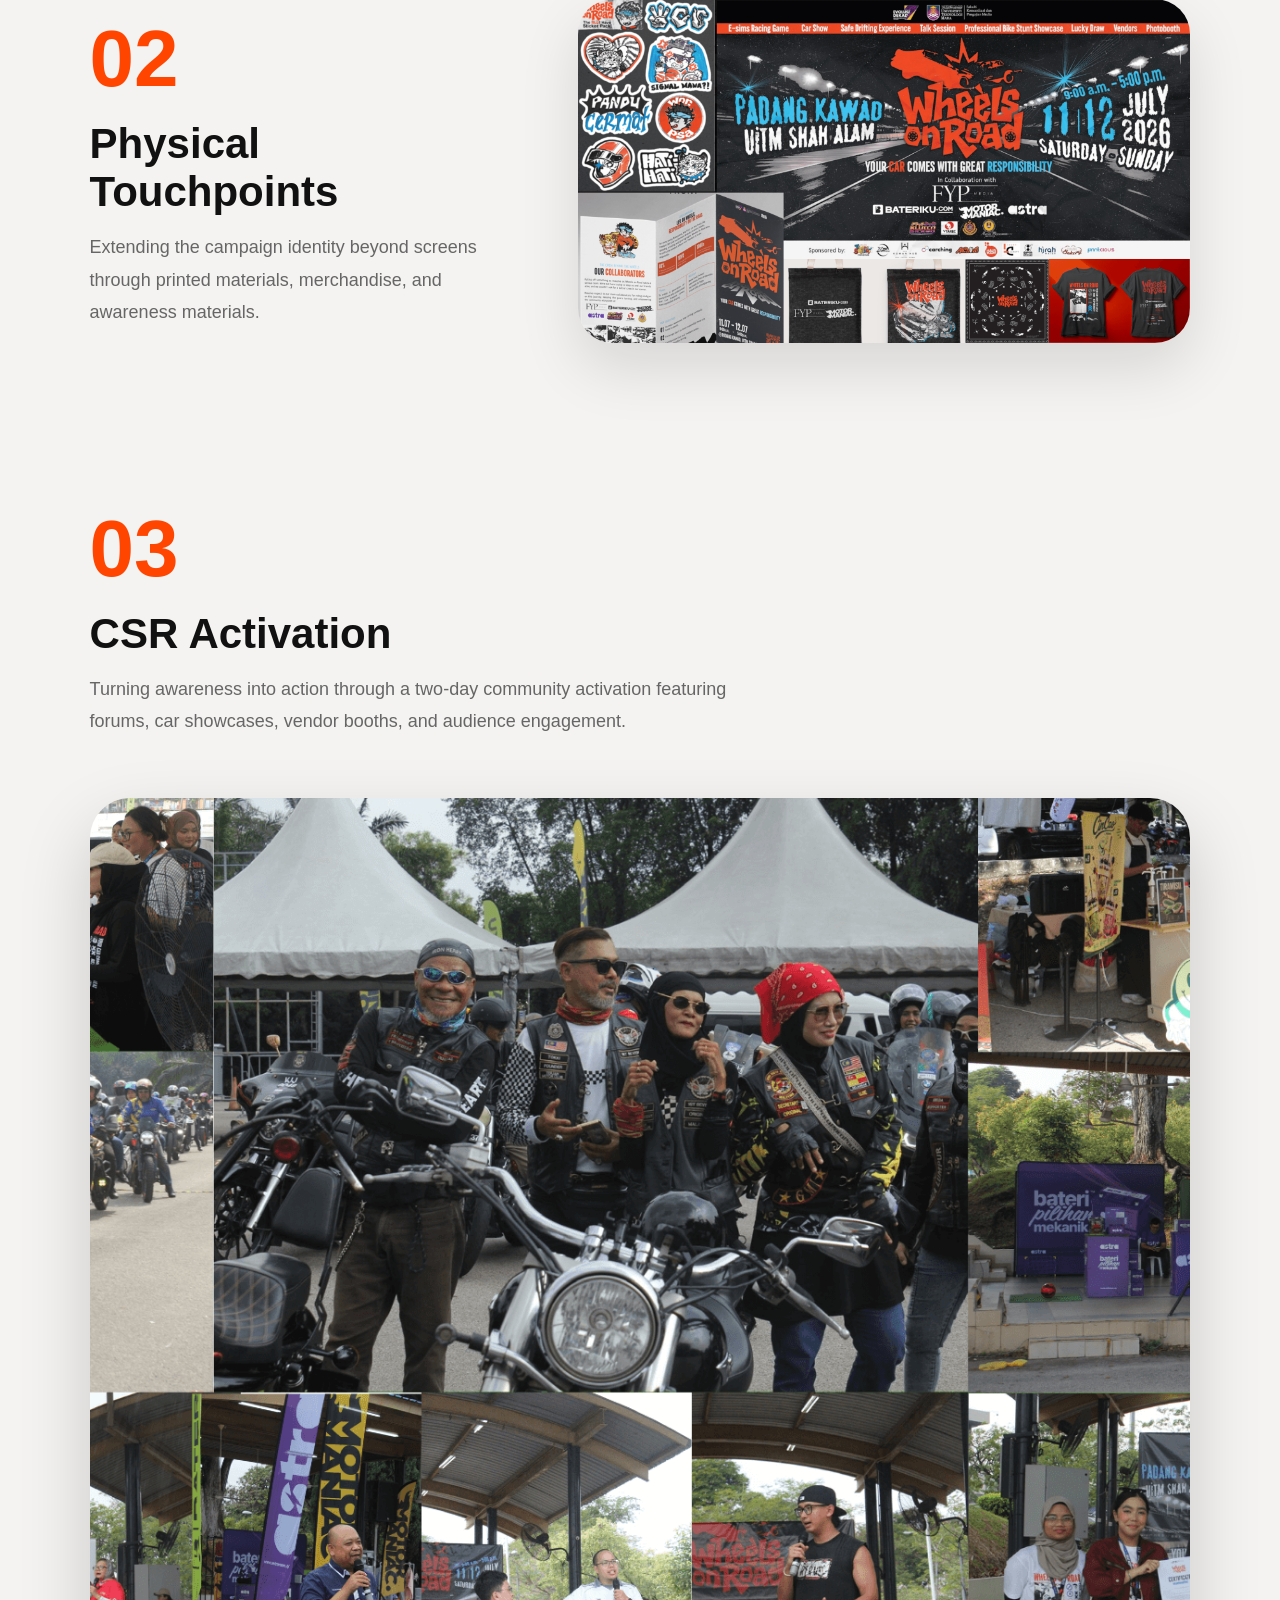
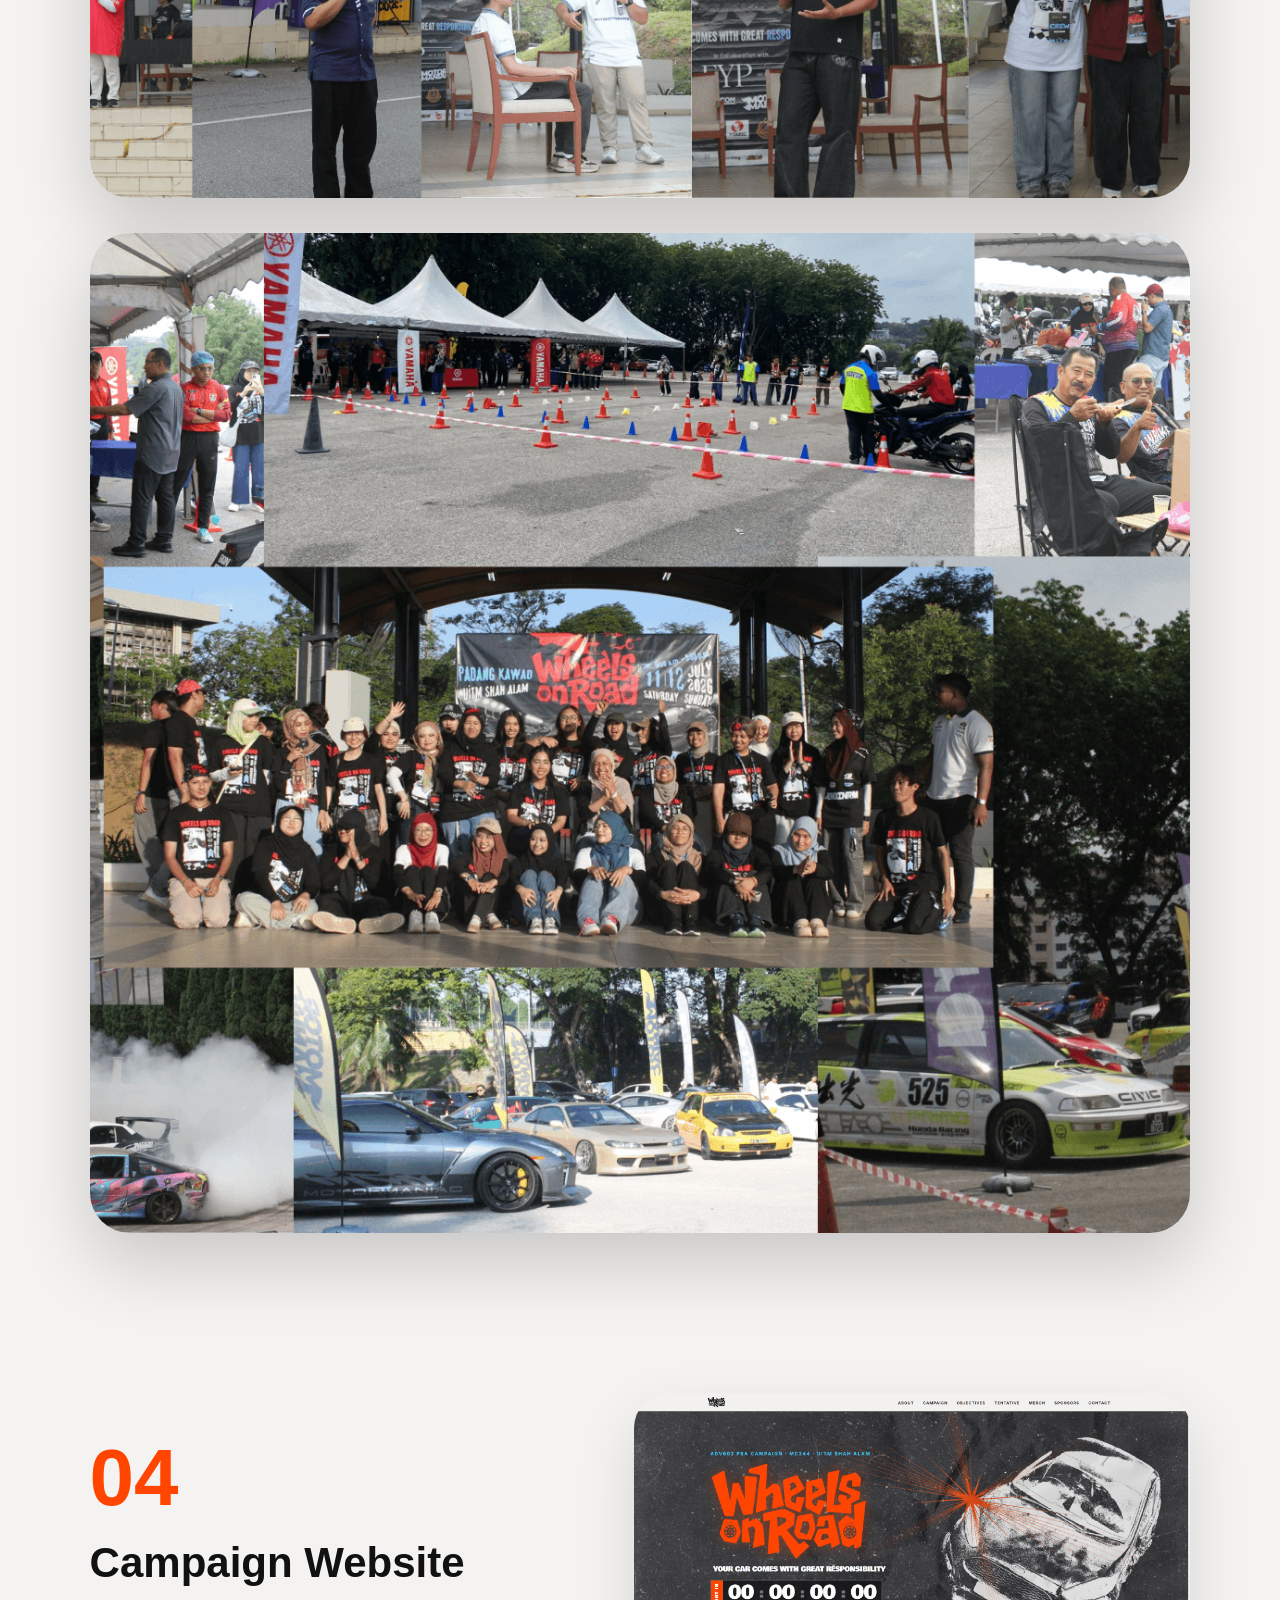
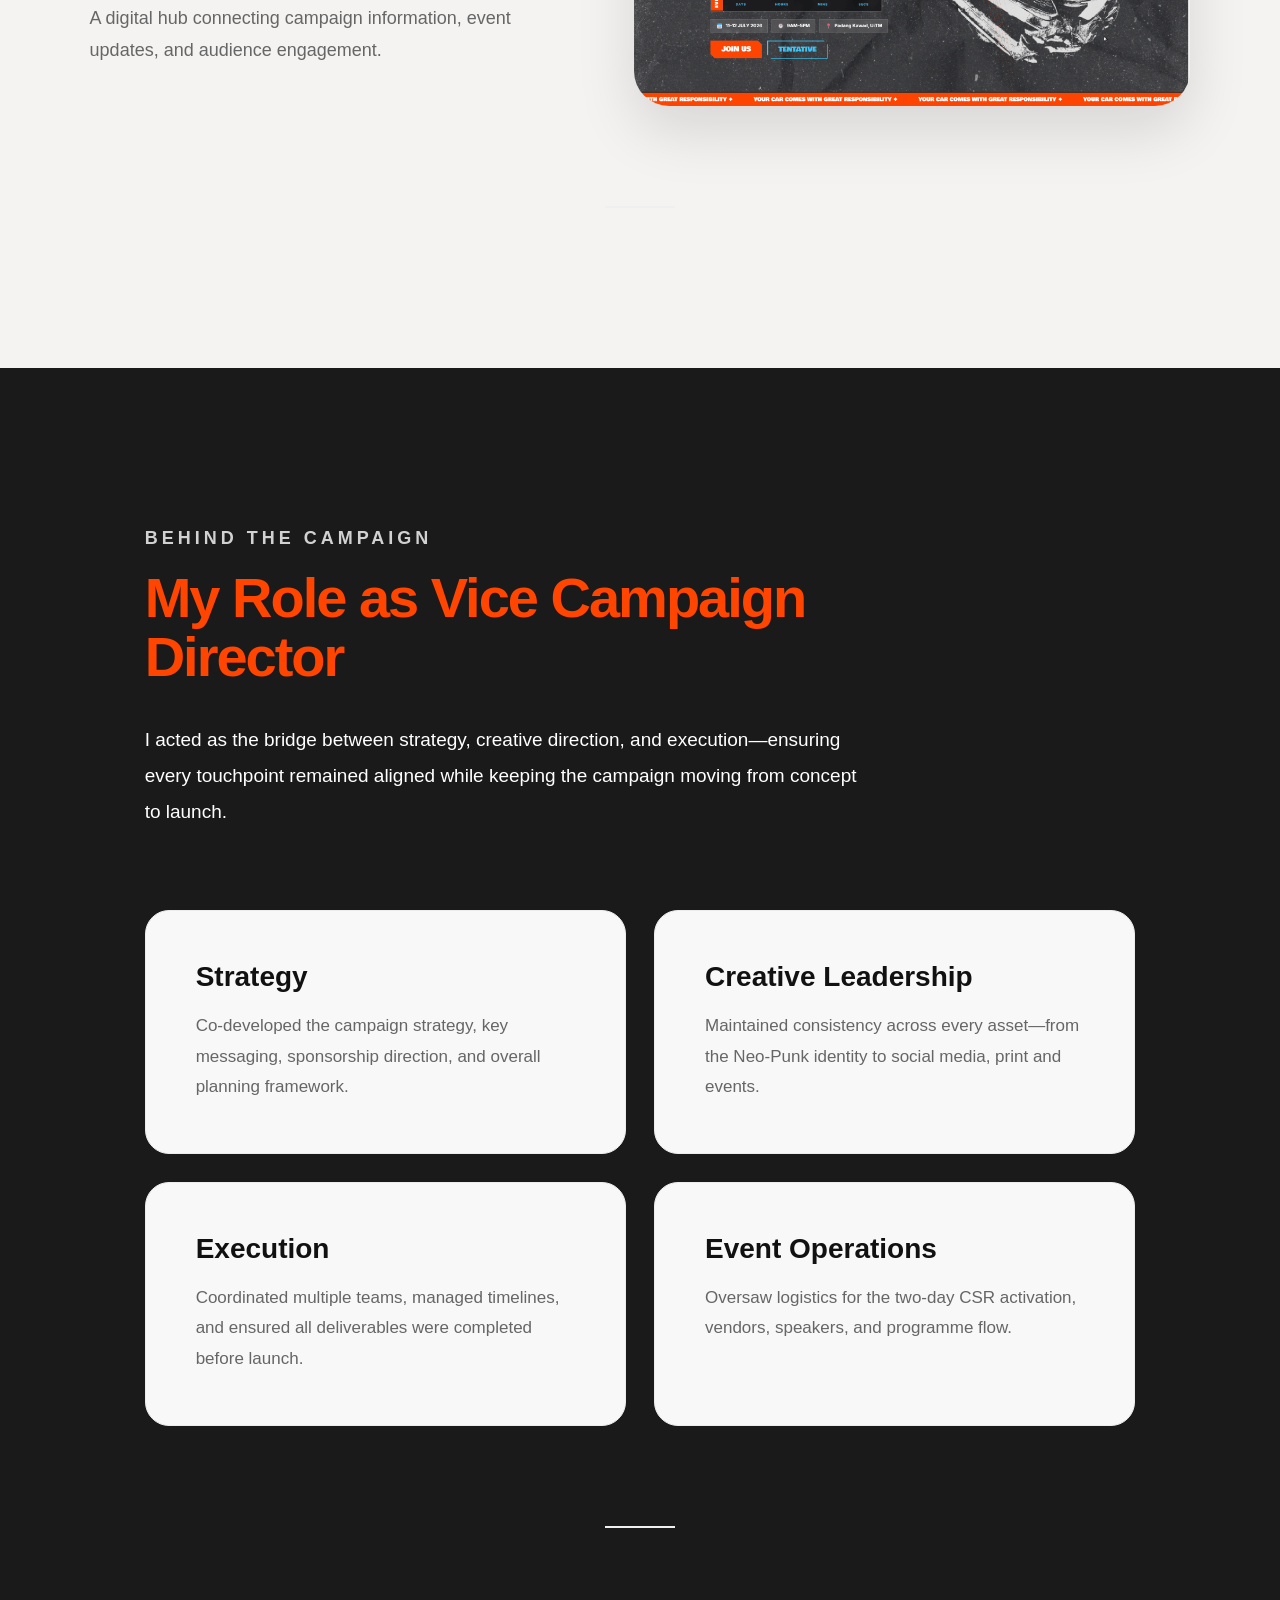
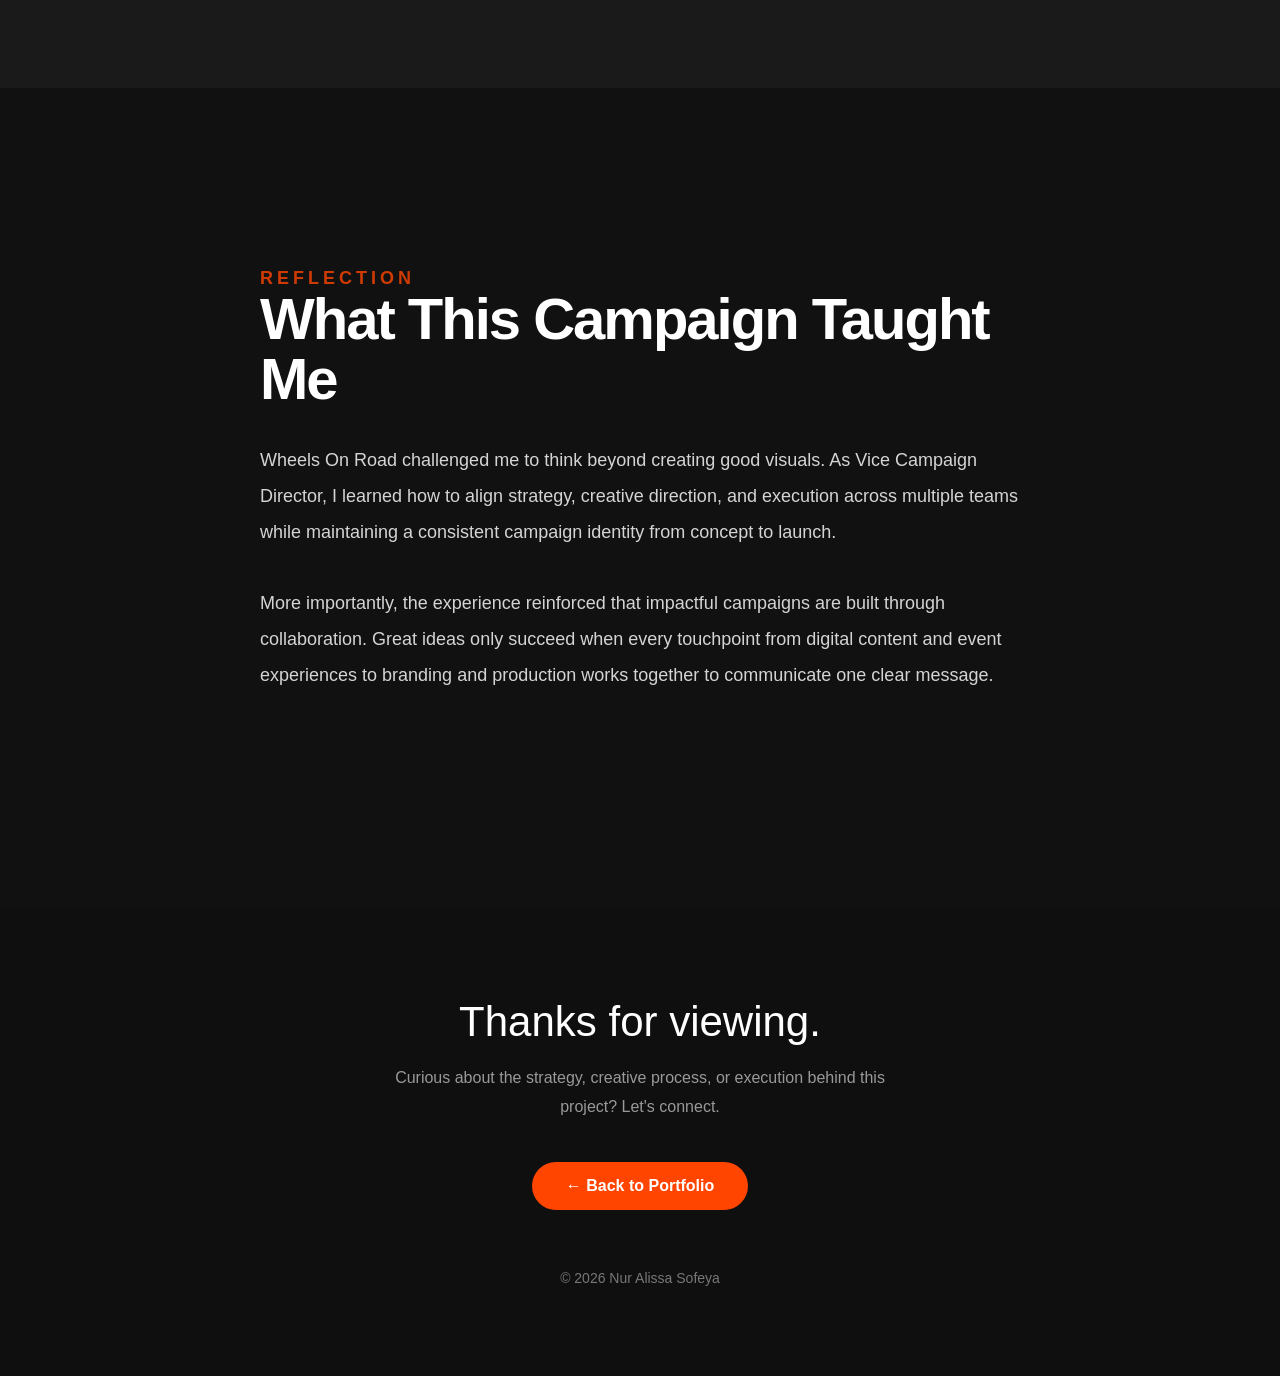
<file: wor.html>
<!DOCTYPE html>
<html lang="en">

<head>

<meta charset="UTF-8">

<meta name="viewport" content="width=device-width, initial-scale=1.0">

<title>Wheels On Road | Your Car Comes With Great Responsibility</title>

<link rel="stylesheet" href="stylewor.css">

</head>


<body>


<header>

<nav class="navbar">

    <div class="project-nav">

<a href="#challenge">Challenge</a>

<a href="#identity">Identity</a>

<a href="#experience">Experience</a>

<a href="#role">Role</a>

<a href="#reflection">Reflection</a>

</div>

<a href="index.html" class="logo">
ALISSA.
</a>

<ul class="nav-links">

<a href="index.html" class="back-link">
← Portfolio
</a>

</ul>

</nav>

</header>




<main class="project-page">



<!-- HERO -->

<main class="project-page">


<!-- ===========================
HERO
=========================== -->

<section class="project-hero">

    <div class="hero-content">

        <p class="hero-label">
            SOCIAL AWARENESS CAMPAIGN
        </p>

        <!-- Use your official Wheels On Road logo -->
        <img src="assets/images/projects/wor/logowor.png"
             alt="Wheels On Road Logo"
             class="hero-logo">

        <h1>
            Your Car Comes With
            <span>Great Responsibility</span>
        </h1>

        <p class="hero-description">
            An integrated social awareness campaign encouraging Gen-Z drivers
            to rethink freedom behind the wheel through bold storytelling,
            digital engagement, and community activation.
        </p>

        <div class="campaign-tags">

            <span>Integrated Campaign</span>

            <span>Gen-Z</span>

            <span>Road Safety</span>

        </div>

    </div>


    <div class="hero-visual">

        <img src="assets/images/projects/wor/cover.jpeg"
             alt="Wheels On Road Campaign Poster">

    </div>

</section>


<!-- ===========================
THE PROBLEM
=========================== -->

<section id="challenge" class="problem-section">

    <div class="problem-container">

        <p class="section-tag">
            THE CHALLENGE
        </p>

        <h2>
            80%
        </h2>

        <p class="problem-stat">

            of road accidents in Malaysia are caused by
            human behaviour and negligence.

        </p>

        <p class="problem-text">

            For many young Malaysians, driving represents freedom.
            But habits like speeding, distracted driving, and ignoring
            traffic rules continue to turn everyday journeys into tragic
            consequences. Wheels On Road was created to challenge that
            mindset and encourage a new generation of responsible drivers.

        </p>

    </div>

</section>


<!-- ===========================
BIG IDEA
=========================== -->

<section class="idea-section">

    <p class="section-tag">
        THE CAMPAIGN IDEA
    </p>

    <h2>
        Your Car Comes With
        <span>Great Responsibility.</span>
    </h2>

    <p class="idea-copy">

        Wheels On Road reframes driving as a responsibility rather than
        a privilege. Every creative touchpoint, from digital content to
        community activation to reinforces the message that true freedom
        comes from protecting yourself and others on the road.

    </p>

    <img src="assets/images/projects/wor/big-idea.png"
         alt="Big Idea"
         class="idea-image">

</section>


<!-- =========================================
BUILDING THE BRAND
========================================= -->

<section id="identity" class="brand-section">

    <div class="brand-header">

        <p class="section-tag">BRAND IDENTITY</p>

        <h2>
            Building A Campaign 
            People Would Remember
        </h2>

        <p>
            Wheels On Road combines a bold neo-punk visual language with
            relatable storytelling to transform road safety into a campaign
            that feels relevant, memorable, and built for Gen-Z.
        </p>

    </div>


    <!-- LOGO -->

    <div class="brand-block">

        <h3>Campaign Logo</h3>

        <img src="assets/images/projects/wor/logowor.png"
             alt="Wheels On Road Logo"
             class="brand-image">

    </div>


    <!-- COLOURS -->

    <div class="brand-block">

        <h3>Colour System</h3>

        <div class="colour-grid">

            <div class="colour-card orange">

                <span>#FF4500</span>

                <p>
                    Urgency & Awareness
                </p>

            </div>

            <div class="colour-card blue">

                <span>#3FC9F6</span>

                <p>
                    Trust & Safety
                </p>

            </div>

            <div class="colour-card black">

                <span>#2A2B2C</span>

                <p>
                    Asphalt & Reality
                </p>

            </div>

        </div>

    </div>


    <!-- MOODBOARD -->

    <div class="brand-block">

        <h3>Moodboard</h3>

        <img src="assets/images/projects/wor/moodboardwor.png"
        class="brand-image">

    </div>


    <!-- MUZZY -->

    <div class="brand-block mascot">

        <div>

            <h3>
                Meet Muzzy and Simba
            </h3>

            <p>

                Muzzy is the campaign mascot designed to
                make responsible driving feel approachable,
                memorable, and highly shareable among
                Gen-Z audiences.

            </p>

        </div>

        <img src="assets/images/projects/wor/mascotwor.png" alt="Muzzy and Simba Mascot">

    </div>

</section>


<!-- =========================================
CAMPAIGN EXPERIENCE
========================================= -->

<section id="experience" class="experience-section">


    <!-- HEADER -->

    <div class="experience-header">

        <p class="section-tag">
            CAMPAIGN EXPERIENCE
        </p>

        <h2>
            Bringing The Campaign
            To Life
        </h2>

        <p>
            Wheels On Road transformed a road safety message into a
            complete campaign journey — combining digital storytelling,
            physical branding, community activation, and digital engagement.
        </p>

    </div>



    <!-- =========================
    01 DIGITAL CAMPAIGN
    ========================= -->

    <div class="experience-feature">


        <div class="experience-number">
            01
        </div>


        <div class="experience-content">

            <h3>
                Digital Campaign
            </h3>

            <p>
                Starting the conversation through social media content,
                PSA videos, and digital storytelling designed to connect
                with Gen-Z drivers.
            </p>

        </div>


        <div class="experience-image large">

        <a href="https://www.instagram.com/wheelsonroad_psa/" target="_blank">

            <img src="assets/images/projects/wor/digitalwor.png"
            alt="Digital Campaign">

                </a>

        </div>


    </div>



    <!-- =========================
    02 PHYSICAL TOUCHPOINTS
    ========================= -->

    <div class="experience-gallery">


        <div class="gallery-title">

            <span>
                02
            </span>

            <h3>
                Physical Touchpoints
            </h3>

            <p>
                Extending the campaign identity beyond screens through
                printed materials, merchandise, and awareness materials.
            </p>

        </div>


        <img src="assets/images/projects/wor/printwor.png"
        alt="Physical Campaign Assets">


    </div>




    <!-- =========================
    03 CSR EVENT
    ========================= -->


    <div class="experience-event">


        <div class="event-header">

            <span>
                03
            </span>

            <h3>
                CSR Activation
            </h3>

            <p>
                Turning awareness into action through a two-day community
                activation featuring forums, car showcases, vendor booths,
                and audience engagement.
            </p>

        </div>


        <div class="event-main-image">

            <img src="assets/images/projects/wor/eventwor1.png"
            alt="CSR Event">

        </div>


        <div class="event-grid">


            <img src="assets/images/projects/wor/eventwor2.png"
            alt="CSR Event">


        </div>


    </div>




    <!-- =========================
    04 WEBSITE
    ========================= -->


    <div class="experience-website">


        <div>

            <span>
                04
            </span>


            <h3>
                Campaign Website
            </h3>


            <p>
                A digital hub connecting campaign information,
                event updates, and audience engagement.
            </p>


        </div>

<a href="https://wheels-on-road.base44.app/" target="_blank">

        <img src="assets/images/projects/wor/websitewor.png"
        alt="Campaign Website">
</a>

    </div>



</section>


<!-- ROLE -->

<section id="role" class="role-section">

<div class="role-wrapper">

<p class="section-tag">
BEHIND THE CAMPAIGN
</p>

<h2>
My Role as
Vice Campaign Director
</h2>

<p class="role-intro">

I acted as the bridge between strategy,
creative direction, and execution—ensuring every touchpoint remained
aligned while keeping the campaign moving from concept to launch.

</p>

<div class="role-grid">

<div class="role-card">

<h3>
Strategy
</h3>

<p>

Co-developed the campaign strategy,
key messaging, sponsorship direction,
and overall planning framework.

</p>

</div>

<div class="role-card">

<h3>
Creative Leadership
</h3>

<p>

Maintained consistency across every
asset—from the Neo-Punk identity
to social media, print and events.

</p>

</div>

<div class="role-card">

<h3>
Execution
</h3>

<p>

Coordinated multiple teams,
managed timelines,
and ensured all deliverables
were completed before launch.

</p>

</div>

<div class="role-card">

<h3>
Event Operations
</h3>

<p>

Oversaw logistics for the
two-day CSR activation,
vendors, speakers,
and programme flow.

</p>

</div>

</div>

</div>

</section>


<!-- =========================================
LESSONS LEARNED
========================================= -->

<section id="reflection" class="outcome-section">

    <div class="outcome-wrapper">

        <p class="section-tag">
            REFLECTION
        </p>

        <h2>
            What This Campaign
            Taught Me
        </h2>

        <p class="outcome-text">

            Wheels On Road challenged me to think beyond creating good visuals.
            As Vice Campaign Director, I learned how to align strategy, creative
            direction, and execution across multiple teams while maintaining a
            consistent campaign identity from concept to launch.

        </p>

        <p class="outcome-text">

            More importantly, the experience reinforced that impactful campaigns
            are built through collaboration. Great ideas only succeed when every
            touchpoint from digital content and event experiences to branding and
            production works together to communicate one clear message.

        </p>

    </div>

</section>



</main>




<footer class="project-footer">

    <p class="footer-title">
        Thanks for viewing.
    </p>

    <p class="footer-text">
        Curious about the strategy, creative process, or execution behind this project?
        Let's connect.
    </p>

    <a href="index.html" class="footer-btn">
        ← Back to Portfolio
    </a>

    <p class="copyright">
        © 2026 Nur Alissa Sofeya
    </p>

</footer>



</body>

</html>
</file>
<file: style.css>
/* ===========================
   GLOBAL
=========================== */

:root{

    /* Agency / Client Servicing Palette */

    --primary:#1F3A5F;
    --primary-dark:#162A43;
    --primary-light:#E9EEF5;

    --accent:#C8A96A;

    --bg:#F8F7F3;
    --surface:#FFFFFF;
    --card:#FFFFFF;

    --heading:#1C1C1C;
    --text:#1C1C1C;
    --body:#666666;

    --border:#E5E1D8;

}

/* =================================
   RESET
================================= */

*{

    margin:0;

    padding:0;

    box-sizing:border-box;

}

*{

    margin:0;
    padding:0;
    box-sizing:border-box;

}

html{

    scroll-behavior:smooth;

}

body{

    font-family:'Inter',sans-serif;

    background:var(--bg);

    color:var(--text);

    color:#171717;

    

}

img{

    max-width:100%;

    display:block;

}

a{

    text-decoration:none;

}


/* ===========================
   NAVIGATION
=========================== */

header{

    position:fixed;

    width:100%;

    top:0;

    z-index:1000;

    background:rgba(248,247,243,.85);

    backdrop-filter:blur(12px);

    border-bottom:1px solid rgba(229,225,216,.6);


}

nav{

    max-width:1200px;

    margin:auto;

    padding:16px 5%;

    display:flex;

    justify-content:space-between;

    align-items:center;

}

.logo{

    font-family:'Poppins',sans-serif;

    font-size:22px;

    font-weight:700;

    color:var(--heading);

    letter-spacing:-0.5px;

}

.nav-links{

    display:flex;

    gap:28px;

    list-style:none;

}

.nav-links a{

    color:var(--body);

    font-weight:500;

    transition:.3s;

}

.nav-links a:hover{

    color:var(--primary);


}

/* ===========================
   HERO
=========================== */

.hero{

    max-width:1200px;

    margin:0 auto;

    min-height:100vh;

    padding:90px 5% 60px;

    display:grid;

    grid-template-columns:1.2fr 1fr;

    align-items:center;

     gap:60px;
}

.eyebrow{

   color:var(--primary);

    font-weight:600;

    letter-spacing:.5px;

    margin-bottom:18px;

}

.hero h1{

    font-family:'Poppins',sans-serif;

    font-size:68px;

    line-height:1.05;

    letter-spacing:-1.5px;

    font-weight:700;

    color:var(--heading);

}

.hero h2{

    color:var(--primary);

    font-size:28px;

    font-weight:600;

    letter-spacing:-0.3px;

}

.hero-description{

     color:var(--body);
    font-size:18px;

    line-height:1.75;

    color:var(--body);

    max-width:560px;

}

.hero-buttons{

    display:flex;

    gap:16px;

    margin-top:32px;

    flex-wrap:wrap;

}

.primary-btn{

    background:var(--primary);

    color:white;

    padding:15px 32px;

    border-radius:50px;

    font-weight:600;

    display:inline-flex;

    align-items:center;

    justify-content:center;

    transition:.3s ease;

}


.primary-btn:hover{

    background:var(--primary-dark);

    transform:translateY(-3px);

    box-shadow:0 10px 25px rgba(31,58,95,.2);

}

.secondary-btn{

    border:2px solid var(--primary);

    color:var(--primary);

    padding:15px 32px;

    border-radius:50px;

    font-weight:600;

    transition:.3s ease;

}


.secondary-btn:hover{

    background:var(--primary);

    color:white;

    transform:translateY(-3px);

}

.hero-image{

    display:flex;

    justify-content:center;

}

.hero-image img{

    width:430px;

    height:430px;

    object-fit:cover;

    border-radius:28px;

    box-shadow:0 20px 50px rgba(0,0,0,.12);

}
/* ===========================
   HIGHLIGHTS
=========================== */

.highlights{

    max-width:1200px;

    margin:20px auto 80px;

    padding:0 5%;

    display:grid;

    grid-template-columns:repeat(4,1fr);

    gap:20px;

}

.highlight-card{

    background:var(--surface);

    padding:35px;

    border-radius:24px;

     border:1px solid var(--border);

    transition:.3s ease;

}

.highlight-card:hover,
.strength-card:hover,
.contact-card:hover{

    transform:translateY(-6px);

    box-shadow:0 18px 35px rgba(0,0,0,.07);

}

.highlight-card h3{

    font-family:'Poppins',sans-serif;

    font-size:32px;

    font-weight:700;

    color:var(--primary);

    margin-bottom:12px;

}

.highlight-card p{

    color:var(--body);

    line-height:1.6;

}
/* ===========================
   SECTION HEADER
=========================== */

section{
    scroll-margin-top:100px;
}

.section-header{

    max-width:820px;

    margin:0 auto 50px;

    text-align:center;

}

.section-tag{

     color:var(--primary);

    font-weight:600;

    letter-spacing:2px;

    margin-bottom:15px;

}

.section-header h2{

    font-family:'Poppins',sans-serif;

    font-size:40px;

    font-weight:700;

    letter-spacing:-0.8px;

}

/* ===========================
   ABOUT
=========================== */

.about{

    max-width:1200px;

    margin:100px auto;

    padding:0 5%;

}

.about-grid{

    display:grid;

    grid-template-columns:1.3fr 1fr;

    gap:60px;

    align-items:center;

}

.about-text{

    display:flex;

    flex-direction:column;

    gap:25px;

}

.about-text p{

    color:var(--body);

    font-size:17px;

    line-height:1.9;

}

.about-image img{

    width:100%;

    border-radius:28px;

    object-fit:cover;

    box-shadow:0 20px 50px rgba(0,0,0,.10);

}
/* ===========================
   CORE STRENGTHS
=========================== */

.strengths{

    max-width:1200px;

    margin:100px auto;

    padding:0 5%;

}

.strength-grid{

    display:grid;

    grid-template-columns:repeat(2,1fr);

    gap:25px;

}

.strength-card{

    background:#fff;

    padding:35px;

    border:1px solid #ECECEC;

    border-radius:22px;

    transition:.3s ease;

}

.strength-card:hover{

    transform:translateY(-8px);

    box-shadow:0 20px 40px rgba(0,0,0,.08);

}

.strength-card h3{

    font-size:22px;

    margin-bottom:15px;

}

.strength-card p{

    font-size:16px;

    line-height:1.8;

    color:var(--body);

}
.about-grid{

    grid-template-columns:1fr;

}

.strength-grid{

    grid-template-columns:1fr;

}

.section-header h2{

    font-size:32px;

}
/* ===========================
   SELECTED WORK
=========================== */

.work{

    max-width:1200px;

   margin:100px auto;

    padding:0 5%;

}


.project-card{

    display:grid;

    grid-template-columns:1fr 1fr;

    gap:60px;

    align-items:center;

    margin-bottom:90px;

}


.project-card.reverse .project-image{

    order:2;

}


.project-image img{

    width:100%;

    border-radius:24px;

    box-shadow:0 15px 35px rgba(0,0,0,.08);

    aspect-ratio:16/10;

    object-fit:cover;

}


.project-category{

     color:var(--primary);

    font-size:14px;

    font-weight:600;

    letter-spacing:1px;

    text-transform:uppercase;

    margin-bottom:15px;

}


.project-content h3{

    font-family:'Poppins',sans-serif;

    font-size:32px;

    font-weight:700;

    letter-spacing:-0.5px;

}


.project-content p{

    color:var(--body);

    line-height:1.8;

}


.project-role{

display:flex;

align-items:center;

gap:12px;

margin:24px 0;

}

.project-role span{

font-size:12px;

font-weight:700;

letter-spacing:1px;

color:var(--body);

text-transform:uppercase;

}

.project-role strong{

font-size:16px;

color:var(--heading);

}


.project-button{

    display:inline-block;

    padding:14px 28px;

    background:var(--primary);

    color:white;

    border-radius:30px;

    font-weight:600;

    transition:.3s ease;

}


.project-button:hover{

    background:var(--primary-dark);

    transform:translateY(-3px);

}
/* ===========================
   CASE STUDY
=========================== */


.case-hero{

    max-width:1000px;

    margin:120px auto;

    padding:0 5%;

    text-align:center;

}


.case-hero h1{

    font-family:'Poppins',sans-serif;

    font-size:55px;

    line-height:1.2;

    margin:25px 0;

}


.case-intro{

    color:var(--body);

    font-size:18px;

    line-height:1.8;

}


.case-info{

    display:flex;

    justify-content:center;

    gap:70px;

    margin:50px 0;

}


.case-info h4{

     color:var(--primary);

}


.case-cover{

    width:100%;

    border-radius:25px;

}

.case-section{

    max-width:850px;

    margin:100px auto;

    padding:0 5%;

}

.case-section h2{

    font-family:'Poppins',sans-serif;

    font-size:36px;

    margin-bottom:25px;

}


.case-section p{

    color:var(--body);

    line-height:2;

    font-size:17px;

}

.deliverables{

    display:grid;

    grid-template-columns:repeat(2,1fr);

    gap:20px;

}


.deliverables div{

    padding:25px;

    border:1px solid #E5E7EB;

    border-radius:18px;

}

.case-gallery{

    max-width:1000px;

    margin:100px auto;

    padding:0 5%;

    display:grid;

    grid-template-columns:repeat(3,1fr);

    gap:20px;

}


.case-gallery img{

    width:100%;

    border-radius:20px;

}

@media(max-width:768px){


.case-hero h1{

    font-size:38px;

}


.case-info{

    flex-direction:column;

    gap:20px;

}


.deliverables{

    grid-template-columns:1fr;

}


.case-gallery{

    grid-template-columns:1fr;

}

}

/* PROJECT SUMMARY */

.project-summary{

    max-width:900px;

    margin:40px auto;

    display:grid;

    grid-template-columns:repeat(3,1fr);

    gap:20px;

}


.project-summary div{

    background:#f9fafb;

    padding:25px;

    border-radius:18px;

}


.project-summary h4{

     color:var(--primary);

    margin-bottom:10px;

}


.project-summary p{

    color:var(--body);

}


@media(max-width:768px){

    .about-grid{
        grid-template-columns:1fr;
    }

    .strength-grid{
        grid-template-columns:1fr;
    }

}


/* ===========================
   CLOSING
=========================== */

.closing{

    max-width: 900px;
    margin:100px auto;
    padding: 0 5%;
    text-align: center;

}

.closing-tag{

    color: var(--primary);
    font-size: 14px;
    font-weight: 600;
    letter-spacing: 2px;
    text-transform: uppercase;
    margin-bottom: 18px;

}

.closing h2{

    font-family: 'Poppins', sans-serif;
    font-size: 40px;
    line-height: 1.4;
    color: var(--heading);
    margin-bottom: 24px;

}

.closing p{

    max-width: 700px;
    margin: auto;
    color: var(--body);
    font-size: 18px;
    line-height: 1.8;

}


/* ===========================
   CONTACT
=========================== */

.contact{

    max-width:1000px;

    margin:100px auto;

    padding:0 5%;

}


.contact-grid{

    display:grid;

    grid-template-columns:repeat(2,1fr);

    gap:25px;

    max-width:700px;

    margin:50px auto 0;

}


.contact-card{

    background:var(--surface);

    border:1px solid var(--border);

    border-radius:24px;

    padding:35px;

    text-decoration:none;

    color:inherit;

    transition:.3s ease;

}


.contact-card:hover{

    transform:translateY(-6px);

    border-color:var(--accent);

    box-shadow:0 15px 35px rgba(0,0,0,.06);

}


.contact-card h3{

    font-family:'Poppins',sans-serif;

    font-size:20px;

    color:var(--heading);

    margin-bottom:12px;

}


.contact-card p{

    color:var(--body);

    line-height:1.6;

}

.contact-card::before{

    content:"";

    display:block;

    width:35px;

    height:3px;

    background:var(--accent);

    margin-bottom:20px;

}

@media(max-width:768px){

    .contact-grid{

        grid-template-columns:1fr;

    }

}

.footer{

    text-align:center;

    padding:40px 5%;

    color:#9CA3AF;

    font-size:14px;

    border-top:1px solid #ECECEC;

    margin-top:80px;

}

html{
    scroll-behavior:smooth;
}

.project-card,
.highlight-card,
.strength-card,
.contact-card{

    transition:transform .3s ease, box-shadow .3s ease;

}

.project-category,
.section-tag,
.eyebrow{

    color:var(--accent);

}

section{

position:relative;

}

.section-header{

position:relative;

}
</file>
<file: stylegm.css>
/* =================================
   GM KLANG CASE STUDY
   MALAM LAGI BERBALOI
   FOUNDATION
================================= */


/* RESET */

*{
    margin:0;
    padding:0;
    box-sizing:border-box;
}


html{
    scroll-behavior:smooth;
}


body{

    font-family:'Inter', sans-serif;

    background:#FAF8F2;

    color:#151515;

}


img{

    max-width:100%;

    display:block;

}


a{

    text-decoration:none;

}



/* =================================
   THEME
================================= */


:root{

    --background:#FAF8F2;

    --black:#151515;

    --white:#FFFFFF;

    --yellow:#FFD84D;

    --orange:#FF8A3D;

    --night:#111827;

    --grey:#707070;

    --soft:#F2EFE7;

}



/* =================================
   NAVIGATION
================================= */


header{

    position:fixed;

    top:0;

    width:100%;

    z-index:1000;

    background:rgba(250,248,242,.85);

    backdrop-filter:blur(12px);

}



.navbar{

    max-width:1200px;

    margin:auto;

    padding:18px 5%;

    display:flex;

    justify-content:space-between;

    align-items:center;

}



.logo{

    font-family:'Poppins',sans-serif;

    font-size:26px;

    font-weight:700;

    color:var(--black);

}



.nav-links{

    display:flex;

    gap:35px;

    list-style:none;

}



.nav-links a{

    color:#666;

    font-size:14px;

}



.nav-links a:hover{

    color:var(--orange);

}



/* PROJECT FLOATING NAV */


.project-nav{

    position:fixed;

    top:85px;

    left:50%;

    transform:translateX(-50%);

    background:white;

    padding:12px 25px;

    border-radius:50px;

    display:flex;

    gap:25px;

    box-shadow:0 10px 30px rgba(0,0,0,.08);

    z-index:900;

}



.project-nav a{

    font-size:13px;

    color:#555;

}



.project-nav a:hover{

    color:var(--orange);

}



/* =================================
   GENERAL
================================= */


.project-page{

    width:100%;

}



.section-tag{

    font-size:11px;

    letter-spacing:3px;

    text-transform:uppercase;

    color:#888;

    font-weight:600;

}



.project-section{

    max-width:1100px;

    margin:auto;

    padding:120px 6%;

}


.project-section h2{

    font-family:'Poppins',sans-serif;

    font-size:64px;

    line-height:1;

    letter-spacing:-3px;

}



.project-section p{

    font-size:18px;

    line-height:1.8;

    color:#555;

}

/* =================================
   HERO SECTION
================================= */


.project-hero{

    max-width:1200px;

    margin:auto;

    padding:170px 6% 100px;

}



.project-hero .section-tag{

    margin-bottom:30px;

}



/* MAIN CAMPAIGN TITLE */


.project-hero h1{

    font-family:'Poppins',sans-serif;

    font-size:100px;

    line-height:.9;

    letter-spacing:-6px;

    max-width:900px;

    margin-bottom:35px;

}



.project-hero h1 span{

    display:inline-block;

    background:var(--yellow);

    padding:5px 20px;

    font-style:italic;

    font-weight:500;

}



/* DESCRIPTION */


.hero-description{

    max-width:650px;

    font-size:19px;

    line-height:1.8;

    color:#666;

}



/* TAGS */


.campaign-tags{

    display:flex;

    gap:12px;

    margin-top:40px;

    flex-wrap:wrap;

}



.campaign-tags span{

    background:var(--black);

    color:white;

    padding:10px 20px;

    border-radius:50px;

    font-size:13px;

    font-weight:600;

}



/* HERO DETAILS */


.hero-details{

    display:flex;

    gap:80px;

    margin-top:60px;

    margin-bottom:70px;

}



.detail-label{

    font-size:11px!important;

    letter-spacing:2px;

    text-transform:uppercase;

    color:#999!important;

    margin-bottom:8px;

}



/* HERO VISUAL */


.campaign-lockup{

    background:var(--yellow);

    padding:70px;

    border-radius:45px;

    display:flex;

    justify-content:center;

}



.campaign-lockup img{

    width:80%;

    max-width:850px;

    border-radius:25px;

    transition:.4s ease;

}



.campaign-lockup img:hover{

    transform:scale(1.03);

}

/* =================================
   GM KLANG HERO POLISH
================================= */


/* Make campaign title more editorial */

.project-hero h1{

    text-transform:uppercase;

}


/* Add night campaign accent */

.project-hero::before{

    content:"";

    display:block;

    width:90px;

    height:6px;

    background:var(--orange);

    margin-bottom:35px;

}


/* Hero image treatment */

.campaign-lockup{

    position:relative;

    overflow:hidden;

}


.campaign-lockup::after{

    content:"MALAM LAGI BERBALOI";

    position:absolute;

    bottom:30px;

    right:40px;

    background:var(--black);

    color:white;

    padding:12px 20px;

    border-radius:50px;

    font-size:12px;

    letter-spacing:2px;

}


/* Improve title spacing */

.project-hero h1 span{

    margin-top:10px;

}


/* Mobile */

@media(max-width:768px){

    .project-hero h1{

        font-size:55px;

    }


    .hero-details{

        flex-direction:column;

        gap:25px;

    }


    .campaign-lockup{

        padding:30px;

    }

}

/* =================================
   GM KLANG CHALLENGE
================================= */


.gm-challenge{

    padding-top:100px;

}



.gm-challenge h2{

    max-width:800px;

    margin-top:20px;

    margin-bottom:35px;

}



.gm-challenge > p{

    max-width:750px;

}



/* INFO BLOCK */


.info-grid{

    display:grid;

    grid-template-columns:repeat(3,1fr);

    gap:25px;

    margin-top:60px;

}



.info-card{

    background:white;

    padding:35px;

    border-radius:25px;

    border:1px solid #ECE7DC;

}



.info-card h4{

    font-size:11px;

    letter-spacing:2px;

    color:#999;

    margin-bottom:15px;

}



.info-card p{

    font-size:20px;

    font-weight:600;

    color:var(--black);

}



.info-card:hover{

    transform:translateY(-8px);

    transition:.3s ease;

}



/* MOBILE */


@media(max-width:768px){

    .info-grid{

        grid-template-columns:1fr;

    }

}

/* =================================
   GM KLANG INSIGHT
================================= */


.gm-insight{

    background:var(--night);

    max-width:1100px;

    border-radius:45px;

    margin-top:80px;

    margin-bottom:80px;

    color:white;

}



.gm-insight .section-tag{

    color:var(--yellow);

}



.gm-insight h2{

    color:white;

    max-width:850px;

    margin-top:25px;

}



.insight-quote{

    font-family:'Poppins',sans-serif;

    font-size:38px!important;

    line-height:1.3!important;

    color:white!important;

    font-weight:600;

    max-width:800px;

    margin:40px 0;

    letter-spacing:-1px;

}



.gm-insight p:not(.insight-quote){

    color:#D6D6D6;

    max-width:750px;

}



/* Accent line */

.gm-insight::before{

    content:"";

    display:block;

    width:80px;

    height:5px;

    background:var(--orange);

    margin-bottom:35px;

}



/* MOBILE */

@media(max-width:768px){

    .gm-insight{

        border-radius:30px;

    }


    .insight-quote{

        font-size:28px!important;

    }

}

/* =================================
   GM KLANG BIG IDEA
================================= */


.gm-big-idea{

    background:var(--yellow);

    border-radius:50px;

    max-width:1100px;

    margin:100px auto;

    padding:120px 70px;

    overflow:hidden;

}



.gm-big-idea .section-tag{

    color:#151515;

}



/* BIG TITLE */


.gm-big-idea h2{

    font-family:'Poppins',sans-serif;

    font-size:110px;

    line-height:.85;

    letter-spacing:-6px;

    color:var(--black);

    margin:30px 0;

}



/* SUBTITLE */


.idea-subtitle{

    font-size:32px!important;

    font-weight:600;

    color:#151515!important;

    margin-bottom:50px;

}



/* DESCRIPTION */


.gm-big-idea > p:last-child{

    max-width:700px;

    color:#333;

    text-align:center;
    

}





/* IMAGE */


.gm-big-idea .feature-image{

    width:100%;

    max-width:850px;

    margin:60px auto;

    border-radius:30px;

    box-shadow:0 25px 60px rgba(0,0,0,.15);

}



/* MOBILE */


@media(max-width:768px){

    .gm-big-idea{

        padding:70px 30px;

        border-radius:30px;

    }


    .gm-big-idea h2{

        font-size:60px;

    }


}

/* =================================
   GM KLANG CAMPAIGN DNA
================================= */


.gm-dna h2{

    margin-top:25px;

    margin-bottom:50px;

}



.dna-grid{

    display:grid;

    grid-template-columns:repeat(3,1fr);

    gap:25px;

}



.dna-card{

    background:white;

    border-radius:30px;

    padding:40px;

    border:1px solid #ECE7DC;

    min-height:260px;

    transition:.3s ease;

}



.dna-card:hover{

    transform:translateY(-8px);

}



/* Individual accents */


.dna-card:nth-child(1){

    border-top:6px solid var(--yellow);

}



.dna-card:nth-child(2){

    border-top:6px solid var(--orange);

}



.dna-card:nth-child(3){

    border-top:6px solid var(--night);

}



.dna-card h3{

    font-family:'Poppins',sans-serif;

    font-size:26px;

    margin-bottom:20px;

}



.dna-card p{

    font-size:16px;

    line-height:1.7;

}



/* MOBILE */


@media(max-width:768px){

    .dna-grid{

        grid-template-columns:1fr;

    }

}

/* =================================
   GM KLANG EXECUTION
================================= */


.gm-execution h2{

    margin-top:25px;

    margin-bottom:70px;

}



/* EXECUTION ITEM */


.execution-item{

    margin-bottom:100px;

}



.execution-header{

    display:flex;

    align-items:center;

    gap:20px;

    margin-bottom:20px;

}



.execution-header span{

    font-size:20px;

    font-weight:700;

    color:var(--orange);

}



.execution-header h3{

    font-family:'Poppins',sans-serif;

    font-size:32px;

}



.execution-item > p{

    max-width:750px;

    margin-bottom:40px;

}





/* IMAGE FRAME */


.artifact-frame{

    background:#FFFFFF;

    border-radius:35px;

    padding:40px;

    border:1px solid #ECE7DC;

    overflow:hidden;

}



.artifact-frame img{

    width:100%;

    border-radius:20px;

    transition:.4s ease;

}



.artifact-frame img:hover{

    transform:scale(1.03);

}





/* SEPARATE EXECUTION CHAPTERS */


.execution-item + .execution-item{

    border-top:1px solid #E5E1D8;

    padding-top:80px;

}



/* MOBILE */


@media(max-width:768px){

    .execution-header h3{

        font-size:24px;

    }


    .artifact-frame{

        padding:20px;

    }

}

/* =================================
   GM KLANG ROLE SECTION
================================= */


.gm-role{

    background:var(--night);

    color:white;

    max-width:1100px;

    border-radius:45px;

    margin:100px auto;

    padding:100px 70px;

}



.gm-role .section-tag{

    color:var(--yellow);

}



.gm-role h2{

    color:white;

    max-width:850px;

    margin-top:25px;

    margin-bottom:60px;

}



/* ROLE CARDS */


.role-grid{

    display:grid;

    grid-template-columns:repeat(3,1fr);

    gap:25px;

}



.role-card{

    background:#1F2937;

    padding:35px;

    border-radius:25px;

    border:1px solid rgba(255,255,255,.1);

    transition:.3s ease;

}



.role-card:hover{

    transform:translateY(-8px);

    border-color:var(--yellow);

}



.role-card h3{

    font-family:'Poppins',sans-serif;

    color:var(--yellow);

    font-size:22px;

    margin-bottom:20px;

}



.role-card p{

    color:#D1D5DB;

    font-size:15px;

    line-height:1.8;

}



/* MOBILE */


@media(max-width:768px){

    .gm-role{

        padding:60px 30px;

        border-radius:30px;

    }


    .role-grid{

        grid-template-columns:1fr;

    }

}

/* =================================
   GM KLANG REFLECTION
================================= */


.gm-reflection{

    max-width:900px;

    text-align:left;

    padding-top:120px;

    padding-bottom:140px;

}



.gm-reflection .section-tag{

    margin-bottom:25px;

}



.gm-reflection h2{

    max-width:850px;

    margin-bottom:40px;

}



.gm-reflection > p{

    max-width:750px;

    font-size:18px;

    line-height:1.9;

}



/* FINAL STATEMENT */


.gm-reflection::after{

    content:"CREATIVITY WORKS WHEN IT CONNECTS WITH PEOPLE.";

    display:block;

    margin-top:80px;

    padding:35px;

    background:var(--yellow);

    border-radius:30px;

    font-family:'Poppins',sans-serif;

    font-size:24px;

    font-weight:700;

    line-height:1.4;

}



/* MOBILE */


@media(max-width:768px){

    .gm-reflection::after{

        font-size:18px;

    }

}

/* =================================
   GM KLANG SCALE ADJUSTMENT
================================= */


/* HERO */

.project-hero h1{

    font-size:72px;

    letter-spacing:-4px;

}



.hero-description{

    font-size:17px;

}



/* SECTION HEADINGS */


.project-section h2{

    font-size:48px;

    letter-spacing:-2px;

}



/* BIG IDEA */


.gm-big-idea h2{

    font-size:82px;

    letter-spacing:-4px;

}



/* INSIGHT */


.insight-quote{

    font-size:30px!important;

}



/* DNA */


.dna-card{

    padding:30px;

}



.dna-card h3{

    font-size:22px;

}



/* EXECUTION */


.execution-header h3{

    font-size:26px;

}


.artifact-frame{

    padding:30px;

}



/* ROLE */


.gm-role h2{

    font-size:48px;

}



.role-card{

    padding:30px;

}



/* REFLECTION */


.gm-reflection h2{

    font-size:48px;

}



@media(max-width:768px){


.project-hero h1{

    font-size:50px;

}


.project-section h2,
.gm-role h2,
.gm-reflection h2{

    font-size:36px;

}


.gm-big-idea h2{

    font-size:55px;

}

}

/* =================================
   GM KLANG BIG IDEA BALANCE
================================= */


.gm-big-idea{

    padding:80px 60px;

    border-radius:40px;

}



/* Reduce headline dominance */

.gm-big-idea h2{

    font-size:68px;

    line-height:.95;

    letter-spacing:-3px;

}



/* Make subtitle calmer */

.idea-subtitle{

    font-size:24px!important;

    margin-bottom:40px;

}



/* Reduce image dominance */

.gm-big-idea .feature-image{

    max-width:700px;

    margin:45px auto;

    box-shadow:none;

}



/* Softer section spacing */

.gm-big-idea{

    margin-top:70px;

    margin-bottom:70px;

}



@media(max-width:768px){

    .gm-big-idea{

        padding:50px 30px;

    }


    .gm-big-idea h2{

        font-size:50px;

    }

}

/* =================================
   GM KLANG EXECUTION FIX
================================= */


.gm-execution{

    max-width:1000px;

}



.gm-execution h2{

    margin-bottom:60px;

}



/* execution blocks */

.execution-item{

    margin-bottom:80px;

}



.execution-header{

    display:flex;

    align-items:center;

    gap:18px;

}



.execution-header span{

    font-size:16px;

    color:var(--orange);

}



.execution-header h3{

    font-size:28px;

}



/* description */

.execution-item > p{

    max-width:650px;

    margin:20px 0 35px;

}



/* image container */

.artifact-frame{

    background:#F7F5EF;

    padding:25px;

    border-radius:25px;

}



/* GDN images */

.artifact-frame img{

    max-width:850px;

    border-radius:15px;

}



/* storyboard */

.execution-item:nth-child(3) .artifact-frame img{

    max-width:750px;

}



.execution-item + .execution-item{

    border-top:1px solid #E8E3D8;

    padding-top:70px;

}

/* =================================
   GM KLANG GDN SIZE FIX
================================= */


.execution-item:first-of-type .artifact-frame{

    display:flex;

    gap:30px;

    align-items:center;

    justify-content:center;

    padding:40px;

}



.execution-item:first-of-type .artifact-frame img{

    width:260px;

    max-width:260px;

    height:auto;

    border-radius:15px;

}



.execution-item:first-of-type .artifact-frame img:hover{

    transform:scale(1.03);

}

/* ==========================
   NAVIGATION
========================== */


header{

    position:fixed;

    top:0;

    width:100%;

    z-index:1000;

   background:rgba(250,250,247,.85);

    backdrop-filter:blur(12px);

}



nav{

    max-width:1200px;

    margin:auto;

    padding:16px 5%;

    display:flex;

    justify-content:space-between;

    align-items:center;

}

.navbar{

    max-width:1200px;

    margin:auto;

    padding:16px 5%;

    display:flex;

    justify-content:space-between;

    align-items:center;

}



/* LOGO */

.logo{

    font-family:'Poppins',sans-serif;

    font-size:24px;

    font-weight:700;

    color:#111;

}



/* MAIN NAV */

.nav-links{

    display:flex;

    gap:35px;

    list-style:none;

}



.nav-links a{

    color:#555;

    font-size:14px;

    font-weight:500;

    transition:.3s ease;

}



.nav-links a:hover{

    color:#FFD400;

}



/* PROJECT NAV */

.project-nav{

    position:fixed;

    top:75px;

    left:50%;

    transform:translateX(-50%);

    background:white;

    padding:12px 25px;

    border-radius:50px;

    box-shadow:0 10px 30px rgba(0,0,0,.08);

    display:flex;

    gap:25px;

    z-index:900;

}



.project-nav a{

    font-size:13px;

    color:#555;

}



.project-nav a:hover{

    color:#FFD400;

}

.project-footer{

    background:#0f0f0f;
    color:white;

    text-align:center;

    padding:90px 5%;

}

.footer-title{

    font-family:'Poppins',sans-serif;
    font-size:42px;
    margin-bottom:18px;

}

.footer-text{

    max-width:520px;
    margin:0 auto 40px;

    color:#999;
    line-height:1.8;

}

.footer-btn{

    display:inline-block;

    padding:15px 34px;

    background:#FFD400;
    color:white;

    border-radius:50px;

    font-weight:600;

    transition:.3s;

}

.footer-btn:hover{

    transform:translateY(-4px);

    background:#ffbe26;

}

.copyright{

    margin-top:60px;

    color:#777;

    font-size:14px;

}
</file>
<file: stylewor.css>
/* ===========================
   GLOBAL
=========================== */

*{

    margin:0;
    padding:0;
    box-sizing:border-box;

}

html{

    scroll-behavior:smooth;

}

body{

    font-family:'Inter',sans-serif;

    background:var(--bg);

    color:var(--text);

}

img{

    max-width:100%;

    display:block;

}

a{

    text-decoration:none;

}

:root{

--bg:#0B0B0B;

--text:#FFFFFF;

--muted:#A1A1A1;

--accent:#FFD84D;

--danger:#E63946;

--card:#161616;

}

/* ===========================
   NAVIGATION
=========================== */

header{

    position:fixed;

    width:100%;

    top:0;

    z-index:1000;

    background:rgba(250,250,250,.85);

    backdrop-filter:blur(12px);

}

nav{

    max-width:1200px;

    margin:auto;

    padding:12px 5%;

    display:flex;

    align-items:center;

    justify-content:space-between;

}

.navbar{

    max-width:1200px;

    margin:auto;

    padding:16px 5%;

    display:flex;

    justify-content:space-between;

    align-items:center;

}

.logo{

    font-family:'Poppins',sans-serif;

    font-size:22px;

    font-weight:700;

    color:#111827;

}

/* ==========================
   FLOATING PROJECT NAV
========================== */


.project-nav{

    position:fixed;

    top:75px;

    left:50%;

    transform:translateX(-50%);

    background:rgba(255,255,255,.75);

    backdrop-filter:blur(18px);

    border:1px solid rgba(255,255,255,.4);

    padding:12px 25px;

    border-radius:50px;

    box-shadow:0 12px 30px rgba(0,0,0,.08);

    display:flex;

    gap:25px;

    z-index:900;

}


.project-nav a{

    font-size:13px;

    color:#555;

    font-weight:600;

    transition:.3s ease;

}



.project-nav a:hover{

    

    color:#FF4500;

}

.nav-links{

    display:flex;

    gap:25px;

    list-style:none;

}

.nav-links a{

    color:#6B7280;

    font-weight:500;

    transition:.3s;

}

.nav-links a:hover{

    color:#FF4500;

}

.back-link{

    color:#6B7280;

    font-size:14px;

    font-weight:500;

    transition:.3s ease;

}


.back-link:hover{

    color:#FF4500;

}



/* ==========================================
HERO
========================================== */

.project-hero{

    min-height:calc(100vh - 80px);
    background:#111111;
    color:white;
    

    display:grid;
    grid-template-columns:1fr 1fr;
    align-items:center;

    gap:120px;

    max-width:1400px;

    margin:auto;

    padding:140px 7% 80px;

}

.hero-content{

    max-width:560px;

    padding-top:25px;

}

.hero-label{

    color:#FF4500;

    font-size:13px;

    font-weight:700;

    letter-spacing:3px;

    text-transform:uppercase;

    margin-bottom:20px;

}

.hero-logo{

    width:260px;

    margin-bottom:28px;

}

.project-hero h1{

    font-family:'Poppins',sans-serif;

    font-size:76px;

    line-height:1;

    letter-spacing:-3px;

    font-weight:700;

    margin-bottom:22px;

    max-width:620px;


}

.project-hero h1 span{

    display:block;

    color:#FF4500;

    font-style:italic;

    margin-top:10px;

}

.hero-description{

    color:#B8B8B8;

    font-size:18px;

    line-height:1.8;

    margin-bottom:24px;

}

.campaign-tags{

    display:flex;

    flex-wrap:wrap;

    gap:12px;

}

.campaign-tags span{

    border:1px solid rgba(255,255,255,.15);

    color:white;

    padding:10px 18px;

    border-radius:50px;

    font-size:13px;

    transition:.3s;

}

.campaign-tags span:hover{

    background:#FF4500;

    border-color:#FF4500;

}

.hero-visual{

    position:relative;

    display:flex;

    justify-content:center;

    align-items:center;

}

.hero-visual::before{

    content:"";

    position:absolute;

    width:520px;

    height:520px;

    background:#FF4500;

    filter:blur(150px);

    opacity:.28;

    border-radius:50%;

    z-index:0;

}

.hero-visual img{

    position:relative;

    z-index:2;

    width:100%;

    max-width:680px;

    border-radius:26px;

    box-shadow:0 12px 30px rgba(0,0,0,.08);

    transform:rotate(-2deg);

}

.hero-visual img:hover{

    transform:rotate(0deg) scale(1.03);

}

@media(max-width:900px){

.project-hero{

    grid-template-columns:1fr;

    text-align:center;

    gap:50px;

    padding-top:120px;

}

.hero-content{

    margin:auto;

}

.hero-logo{

    margin:auto;

    margin-bottom:30px;

}

.campaign-tags{

    justify-content:center;

}



.project-hero h1{

    font-size:46px;

}

}

/* ==========================================
THE PROBLEM
========================================== */

.problem-section{

    background:#ffffff;

    padding:130px 7%;

    

}

.problem-container{

    margin:auto;

    width:min(1100px,90%);
    margin:auto;

    

}

.problem-section .section-tag{

    font-size:18px;

    font-weight:700;

    letter-spacing:4px;

    text-transform:uppercase;

    color:#FF4500;

    opacity:.8;

}

.problem-section h2{

    font-family:'Poppins',sans-serif;

    font-size:150px;

    line-height:.9;

    letter-spacing:-5px;

    color:#111;

    margin-bottom:8px;

}

.problem-section h2::after{

    content:"";

    display:block;

    width:80px;

    height:5px;

    background:#FF4500;

    margin-top:18px;

}

.problem-stat{

    font-size:40px;

    font-weight:600;

    line-height:1.35;

    max-width:620px;

    color:#111;

    margin-bottom:20px;

}

.problem-text{

    max-width:560px;

    font-size:20px;

    line-height:1.9;

    color:#666;

}

/* ==========================================
BIG IDEA
========================================== */

.idea-section{

    background:#FF4500;

    color:white;

    text-align:center;

    padding:100px 7%;

}

.idea-section .section-tag{

    font-size:18px;

    font-weight:700;

    letter-spacing:4px;

    text-transform:uppercase;

    color:#111;

    opacity:.8;

}

.idea-section h2{

    font-family:'Poppins',sans-serif;

    font-size:72px;

    line-height:1;

    letter-spacing:-3px;

    max-width:900px;

    margin:30px auto;

    margin-bottom:32px;

    

}

.idea-section h2 span{

    display:block;

    color:#111;

    font-style:italic;

    margin-bottom:32px;

}

.idea-copy{

    max-width:700px;

    margin:30px auto 50px;

    font-size:20px;

    line-height:1.8;

    color:rgba(255,255,255,.9);

}

.idea-image{

    width:100%;

    max-width:900px;

    margin:auto;

    border-radius:24px;

    box-shadow:0 12px 30px rgba(0,0,0,.08);

}

/* ==========================================
BRAND IDENTITY
========================================== */

.brand-section{

    background:#FAFAFA;

    padding:160px 7%;

}

.brand-section .section-tag{

    font-size:18px;

    font-weight:700;

    letter-spacing:4px;

    text-transform:uppercase;

    color:#111;

    opacity:.8;

}

.brand-header{

    max-width:760px;
    margin:0 auto 90px;
    text-align:center;

}

.brand-header h2{

    font-size:54px;

    line-height:1.1;

    letter-spacing:-1.5px;

    margin:20px 0;

    margin-bottom:32px;

    color:#FF4500;

}

.brand-header p{

    max-width:620px;
    margin:auto;

    color:#666;

    font-size:17px;

    line-height:1.9;

}
.brand-block{

    margin:100px 0;
    margin-bottom:110px;
    text-align:center;



}

.brand-block:first-of-type{

margin-top:70px;

}

.brand-block img{

    margin-top:20px;

}

.brand-block h3{

    display:block;
    width:100%;
    font-size:25px;

    font-weight:600;

    margin-bottom:24px;

    line-height:1.2;

    color:#111;

}

.brand-image{

    width:100%;

    border-radius:28px;

    box-shadow:0 12px 30px rgba(0,0,0,.08);

    max-width:900px;
    margin:auto;

}

.colour-grid{

    display:grid;

    grid-template-columns:repeat(3,1fr);

    gap:25px;

}

.colour-card{

    border-radius:24px;

    padding:42px;

    min-height:170px;

    display:flex;

    flex-direction:column;

    justify-content:flex-end;

    color:white;

    transition:.35s;

}

.colour-card:hover{

    transform:translateY(-8px);

}

.orange{

    background:#FF4500;

}

.blue{

    background:#3FC9F6;

}

.black{

    background:#2A2B2C;

}

.colour-card span{

    font-size:30px;

    font-weight:700;

    margin-bottom:15px;

}

.colour-card p{

    font-size:15px;

    opacity:.9;

}

.mascot{

    margin-top:30px;

    display:grid;

    grid-template-columns:1.2fr .8fr;

    gap:20px;

    align-items:center;

    text-align:left;

}

.mascot h3{

    font-size:46px;

}

.mascot p{

    max-width:460px;

    font-size:24px;

    line-height:1.8;

    color:#666;

}

.mascot img{

    width:100%;

    max-width:900px;

    margin:auto;

}

@media(max-width:900px){

    .colour-grid{

        grid-template-columns:1fr;

    }

    .mascot{

        grid-template-columns:1fr;

        text-align:center;

    }

    .brand-header h2{

        font-size:42px;

        margin-bottom:32px;

    }

}

/* ==========================================
CAMPAIGN SHOWCASE
========================================== */

.showcase-section{

    padding:160px 7%;

    background:#e6e1dee3;

}

.showcase-section .section-tag{

    font-size:18px;

    font-weight:700;

    letter-spacing:4px;

    text-transform:uppercase;

    color:#111;

    opacity:.8;

 }

.showcase-header{

    width:min(1100px,90%);
    margin:auto;

    text-align:left;

}

.showcase-header h2{

    font-size:48px;

    margin:25px 0;

    line-height:1.1;

    letter-spacing:-1.5px;

    margin-bottom:32px; 

    color:#FF4500;

}

.showcase-header p{

    color:#666;

    line-height:1.8;

    font-size:24px;


}

.showcase-block{
    

    display:grid;

    grid-template-columns:1fr 1fr;

    gap:60px;

    align-items:center;

    margin-bottom:140px;

}

.showcase-block.reverse{

    direction:rtl;

}

.showcase-block.reverse>*{

    direction:ltr;

}

.showcase-block img{

    width:50%;

    margin:auto;

    border-radius:28px;

    box-shadow:0 12px 30px rgba(0,0,0,.08);

    transition:.35s ease;

}

.showcase-block img:hover{

    transform:translateY(-8px);

    box-shadow:0 12px 30px rgba(0,0,0,.08);

}

.showcase-text span{

    color:#FF4500;

     display:inline-block;

    font-size:48px;

    font-weight:700;

    letter-spacing:6px;

    margin-bottom:12px;


}

.showcase-text h3{

    font-size:38px;

    margin:16px 0 20px;

}

.showcase-text p{

    color:#666;

    line-height:1.9;

    font-size:17px;

}

@media(max-width:900px){

    .showcase-block{

        grid-template-columns:1fr;

    }

}

/* ==========================================
CAMPAIGN EXPERIENCE RESET
========================================== */


.experience-section{

    background:#F5F3F1;

    padding:160px 7%;

}



.experience-header{

    max-width:850px;

    margin-bottom:120px;

}


.experience-header .section-tag{

   font-size:18px;

    font-weight:700;

    letter-spacing:4px;

    text-transform:uppercase;

    opacity:.8;

    color:#FF4500;

}



.experience-header h2{

    font-size:64px;

    line-height:1;

    letter-spacing:-2px;

    margin:25px 0;

    color:#111;

}



.experience-header p{

    font-size:20px;

    line-height:1.8;

    color:#666;

    max-width:700px;

}

.experience-section img{

    object-fit:cover;

}





/* ==========================
DIGITAL FEATURE
========================== */


.experience-feature{

    margin-bottom:160px;

}



.experience-number{

    font-size:80px;

    font-weight:800;

    color:#FF4500;

}



.experience-content{

    max-width:600px;

    margin-bottom:50px;

}



.experience-content h3{

    font-size:42px;

    margin-bottom:20px;

    color:#111;

}


.experience-content p{

    font-size:18px;

    line-height:1.8;

    color:#666;

}



.experience-image{

    width:100%;

}


.experience-image img{

    width:100%;

    max-width:1000px;

    height:auto;

    margin:auto;

    border-radius:35px;

    box-shadow:0 25px 60px rgba(0,0,0,.15);

}

.experience-image img:hover{

    transform:translateY(-12px);
    border-color:#FF4500;
    box-shadow:0 12px 30px #FF4500;

}

.experience-image a{
    display:block;
    position:relative;
    z-index:10;
}





/* ==========================
PHYSICAL GALLERY
========================== */


.experience-gallery{

    display:grid;

    grid-template-columns:.8fr 1.2fr;

    gap:80px;

    align-items:center;

    margin-bottom:160px;

}



.gallery-title span,
.event-header span,
.experience-website span{

    color:#FF4500;

    font-size:80px;

    font-weight:800;

}



.gallery-title h3,
.event-header h3,
.experience-website h3{

    font-size:42px;

    margin:15px 0;

    color:#111;

}



.gallery-title p,
.event-header p,
.experience-website p{

    font-size:18px;

    line-height:1.8;

    color:#666;

}



.experience-gallery img{

    width:100%;

    max-width:850px;

    justify-self:end;

    border-radius:35px;

    box-shadow:0 25px 60px rgba(0,0,0,.12);

}




/* ==========================
CSR EVENT
========================== */


.experience-event{

    margin-bottom:160px;

}



.event-header{

    max-width:700px;

    margin-bottom:60px;

}



.event-main-image{

    width:100%;


}


.event-main-image img{

    width:100%; 

    height:1000px;

    object-fit:cover;

    border-radius:40px;

    box-shadow:0 30px 70px rgba(0,0,0,.18);

}



.event-grid{

    margin-top:35px;

    width:100%;

}


.event-grid img{

    width:100%; 

    height:1000px;

    object-fit:cover;

    border-radius:40px;

    box-shadow:0 30px 70px rgba(0,0,0,.18);
}





/* ==========================
WEBSITE
========================== */


.experience-website{

    display:grid;

    grid-template-columns:1fr 1.2fr;

    gap:80px;

    align-items:center;

}



.experience-website img{

    width:100%;

    max-width:750px;

    justify-self:end;

    border-radius:35px;

    box-shadow:0 25px 60px rgba(0,0,0,.12);

}

.experience-website img:hover{

    transform:translateY(-12px);
    border-color:#FF4500;
    box-shadow:0 12px 30px #FF4500;

}



@media(max-width:900px){


.experience-gallery,
.experience-website{

    grid-template-columns:1fr;

}


.experience-header h2{

    font-size:44px;

}


}
/* ==========================================
BEHIND THE CAMPAIGN
========================================== */

.role-section{

    background:#1A1A1A;
    padding:160px 7%;

}

.role-section h2{

    font-family:'Poppins',sans-serif;
    font-size:56px;
    line-height:1.05;
    letter-spacing:-2px;
    max-width:700px;
    margin:20px 0;
    margin-bottom:32px;
    color:#FF4500;
}

.role-section .section-tag{

   font-size:18px;

    font-weight:700;

    letter-spacing:4px;

    text-transform:uppercase;

    color:white;

    opacity:.8;

}


.role-wrapper{

   width:min(1100px,90%);
    margin:auto;

}

.role-intro{

    max-width:720px;
    font-size:19px;
    line-height:1.9;
    color:white;
    margin:35px 0 80px;

}

.role-grid{

    display:grid;
    grid-template-columns:repeat(2,1fr);
    gap:28px;

}

.role-card{

    background:#F8F8F8;
    border:1px solid #ECECEC;
    border-radius:24px;
    padding:50px;
    transition:.35s ease;

}

.role-card:hover{

    transform:translateY(-12px);
    border-color:#FF4500;
    box-shadow:0 12px 30px rgba(0,0,0,.08);

}

.role-card h3{

    font-family:'Poppins',sans-serif;
    font-size:28px;
    color:#111;
    margin-bottom:18px;

}

.role-card p{

    font-size:17px;
    line-height:1.8;
    color:#666;

}

/* Mobile */

@media(max-width:768px){

    .role-grid{

        grid-template-columns:1fr;

    }

    .role-intro{

        font-size:17px;

    }

}

/* ==========================================
REFLECTION
========================================== */

.outcome-section{

    background:#111111;
    color:white;
    padding:180px 7%;

}

.outcome-wrapper{

    max-width:760px;
    margin:auto;

}

.outcome-section .section-tag{


    font-size:18px;

    font-weight:700;

    letter-spacing:4px;

    text-transform:uppercase;

    color:#FF4500;

    opacity:.8;

}


.outcome-section h2{

    font-family:'Poppins',sans-serif;
    font-size:58px;
    line-height:1.05;
    letter-spacing:-2px;
    margin-bottom:32px;

}

.outcome-text{

    font-size:18px;
    line-height:2;
    color:rgba(255,255,255,.82);
    margin-bottom:35px;

}

.footer{

    text-align:center;

    background:#0F0F0F;

    padding:60px 0;

    color:#888;

    font-size:15px;

    border-top:1px solid #ECECEC;

    margin-top:80px;

}

html{
    scroll-behavior:smooth;
}

.project-card,
.highlight-card,
.strength-card,
.contact-card{

    transition:transform .3s ease, box-shadow .3s ease;

}

section{
    scroll-margin-top:100px;
}

section{

position:relative;

}

section::after{

content:"";
display:block;
width:70px;
height:2px;
background:#EFEFEF;
margin:100px auto 0;

}

.outcome-section::after{

display:none;

}

.event-gallery{

    display:grid;
    grid-template-columns:1fr 1fr;
    gap:20px;

}

.event-gallery img{

    width:100%;
    border-radius:24px;
    box-shadow:0 12px 30px rgba(0,0,0,.08);

}

.project-footer{

    background:#0f0f0f;
    color:white;

    text-align:center;

    padding:90px 5%;

}

.footer-title{

    font-family:'Poppins',sans-serif;
    font-size:42px;
    margin-bottom:18px;

}

.footer-text{

    max-width:520px;
    margin:0 auto 40px;

    color:#999;
    line-height:1.8;

}

.footer-btn{

    display:inline-block;

    padding:15px 34px;

    background:#FF4500;
    color:white;

    border-radius:50px;

    font-weight:600;

    transition:.3s;

}

.footer-btn:hover{

    transform:translateY(-4px);

    background:#ff5d26;

}

.copyright{

    margin-top:60px;

    color:#777;

    font-size:14px;

}
</file>
